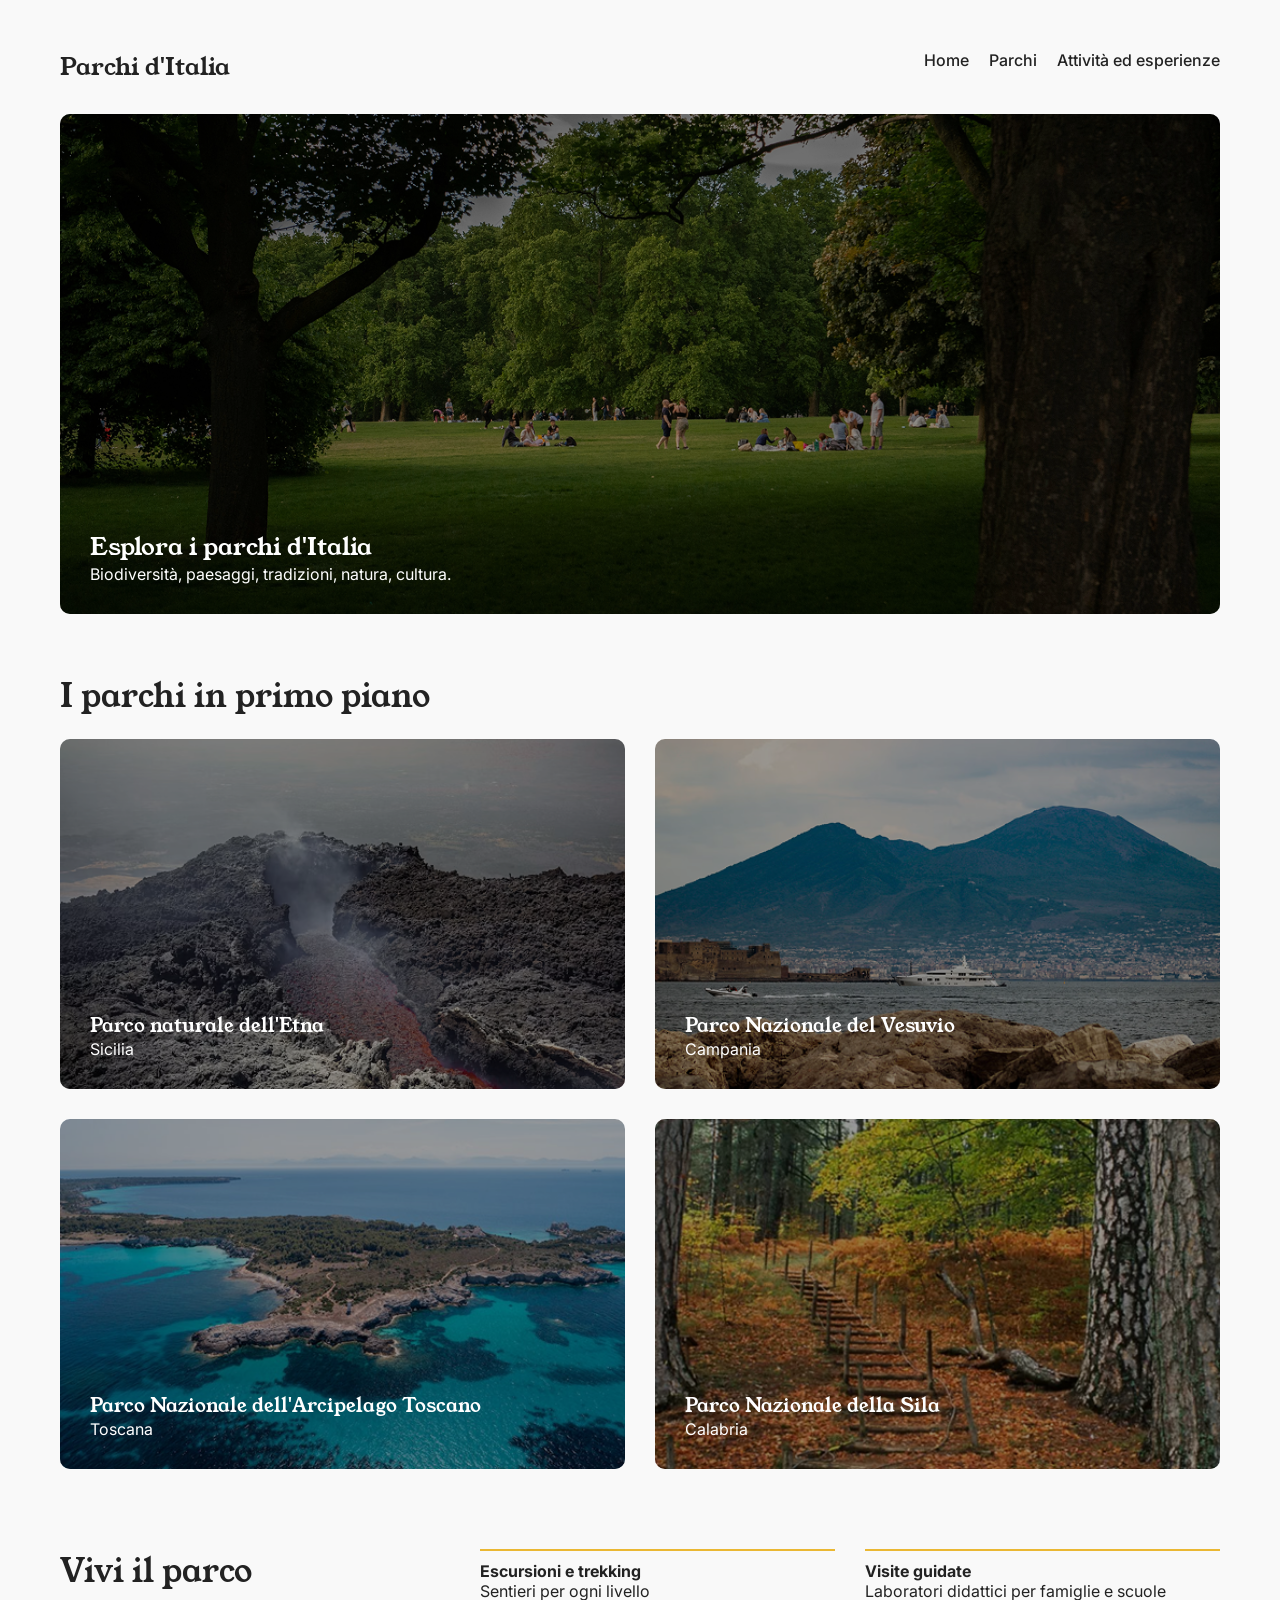
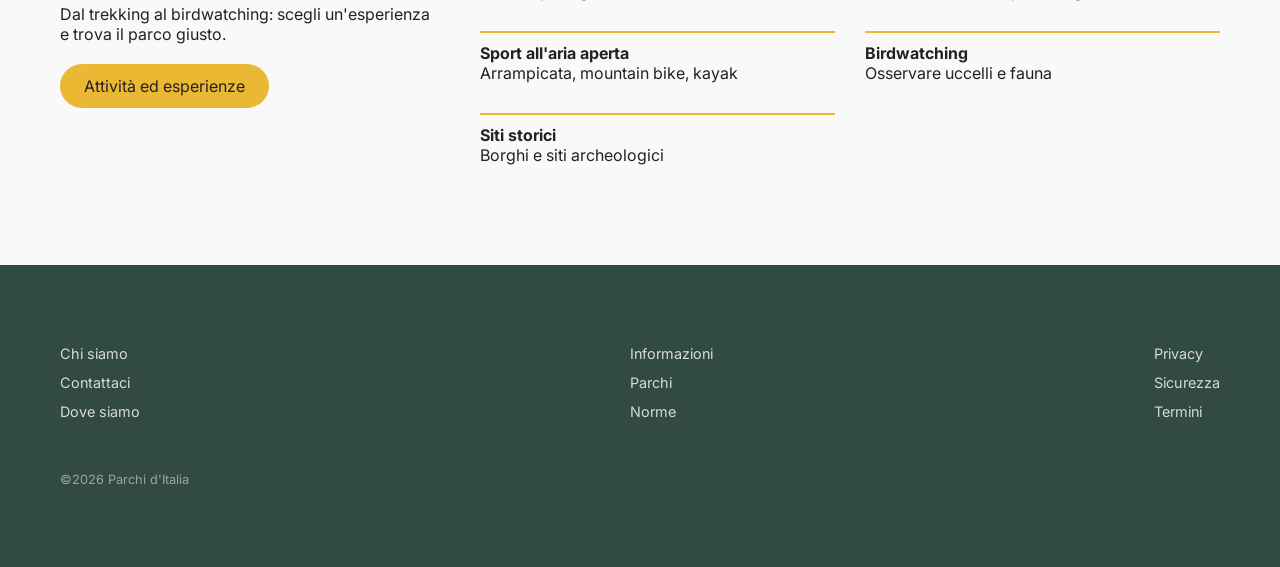
<file: index.html>
<!DOCTYPE html>
<html lang="it">
<head>
    <meta charset="UTF-8">
    <meta name="viewport" content="width=device-width, initial-scale=1.0">
    <title>Parchi d'Italia</title>
   <link href="https://fonts.googleapis.com/css2?family=Inter:wght@400;500&family=Young+Serif&display=swap" rel="stylesheet">
    <link rel="stylesheet" href="style.css">
</head>
<body>

    <div class="container">
        <header class="main-header">
            <a href="index.html" class="logo">Parchi d'Italia</a>
            <nav>
                <ul>
                    <li><a href="index.html">Home</a></li>
                    <li><a href="parchi.html">Parchi</a></li>
                    <li><a href="attività.html">Attività ed esperienze</a></li>
                </ul>
            </nav>
        </header>

        <main>
            <section class="hero">
                <div class="hero-wrapper">
                    <img src="img/hero.png" class="hero-img">
                    <div class="overlay"></div>
                    <div class="hero-content">
                        <h1>Esplora i parchi d'Italia</h1>  
                        <p>Biodiversità, paesaggi, tradizioni, natura, cultura.</p>
                    </div>
                </div>
            </section>

            <section class="featured-parks">
                <h2>I parchi in primo piano</h2>
                <div class="parks-grid">
                    
                    <a href="etna.html" class="park-card">
                        <img src="img/etna.png" alt="Parco naturale dell'Etna" class="card-img">
                        <div class="overlay"></div>
                        <div class="card-info">
                            <h3>Parco naturale dell'Etna</h3>
                            <p>Sicilia</p>
                        </div>
                    </a>

                     <a href="vesuvio.html"class="park-card">
                        <img src="img/vesuvio.png" alt="Parco Nazionale del Vesuvio" class="card-img">
                        <div class="overlay"></div>
                        <div class="card-info">
                            <h3>Parco Nazionale del Vesuvio</h3>
                            <p>Campania</p>
                        </div>
                    </a>

                     <a href="arcipelago.html" class="park-card">
                        <img src="img/arcipelago toscano.png" alt="Parco Nazionale dell'Arcipelago Toscano" class="card-img">
                        <div class="overlay"></div>
                        <div class="card-info">
                            <h3>Parco Nazionale dell'Arcipelago Toscano</h3>
                            <p>Toscana</p>
                        </div>
                    </a>

                     <a href="sila.html" class="park-card">
                        <img src="img/sila.png" alt="Parco Nazionale della Sila" class="card-img">
                        <div class="overlay"></div>
                        <div class="card-info">
                            <h3>Parco Nazionale della Sila</h3>
                            <p>Calabria</p>
                        </div>
                    </a>

                </div>
            </section>

            <section class="activities-section">
                <div class="activities-intro">
                    <h2>Vivi il parco</h2>
                    <p>Dal trekking al birdwatching: scegli un'esperienza e trova il parco giusto.</p>
                    <a href="attività.html" class="btn-primary">Attività ed esperienze</a>
                </div>
                
                <div class="activities-list">
                    <div class="activity-item">
                        <h4>Escursioni e trekking</h4>
                        <p>Sentieri per ogni livello</p>
                    </div>
                    <div class="activity-item">
                        <h4>Visite guidate</h4>
                        <p>Laboratori didattici per famiglie e scuole</p>
                    </div>
                    <div class="activity-item">
                        <h4>Sport all'aria aperta</h4>
                        <p>Arrampicata, mountain bike, kayak</p>
                    </div>
                    <div class="activity-item">
                        <h4>Birdwatching</h4>
                        <p>Osservare uccelli e fauna</p>
                    </div>
                    <div class="activity-item">
                        <h4>Siti storici</h4>
                        <p>Borghi e siti archeologici</p>
                    </div>
                </div>
            </section>
        </main>
    </div>

    <footer class="main-footer">
        <div class="container footer-grid">
            <div class="footer-col">
                <a href="#">Chi siamo</a>
                <a href="#">Contattaci</a>
                <a href="#">Dove siamo</a>
                <p class="copyright">©2026 Parchi d'Italia</p>
            </div>
            <div class="footer-col">
                <a href="#">Informazioni</a>
                <a href="#">Parchi</a>
                <a href="#">Norme</a>
            </div>
            <div class="footer-col">
                <a href="#">Privacy</a>
                <a href="#">Sicurezza</a>
                <a href="#">Termini</a>
            </div>
        </div>
    </footer>

</body>
</html>
</file>
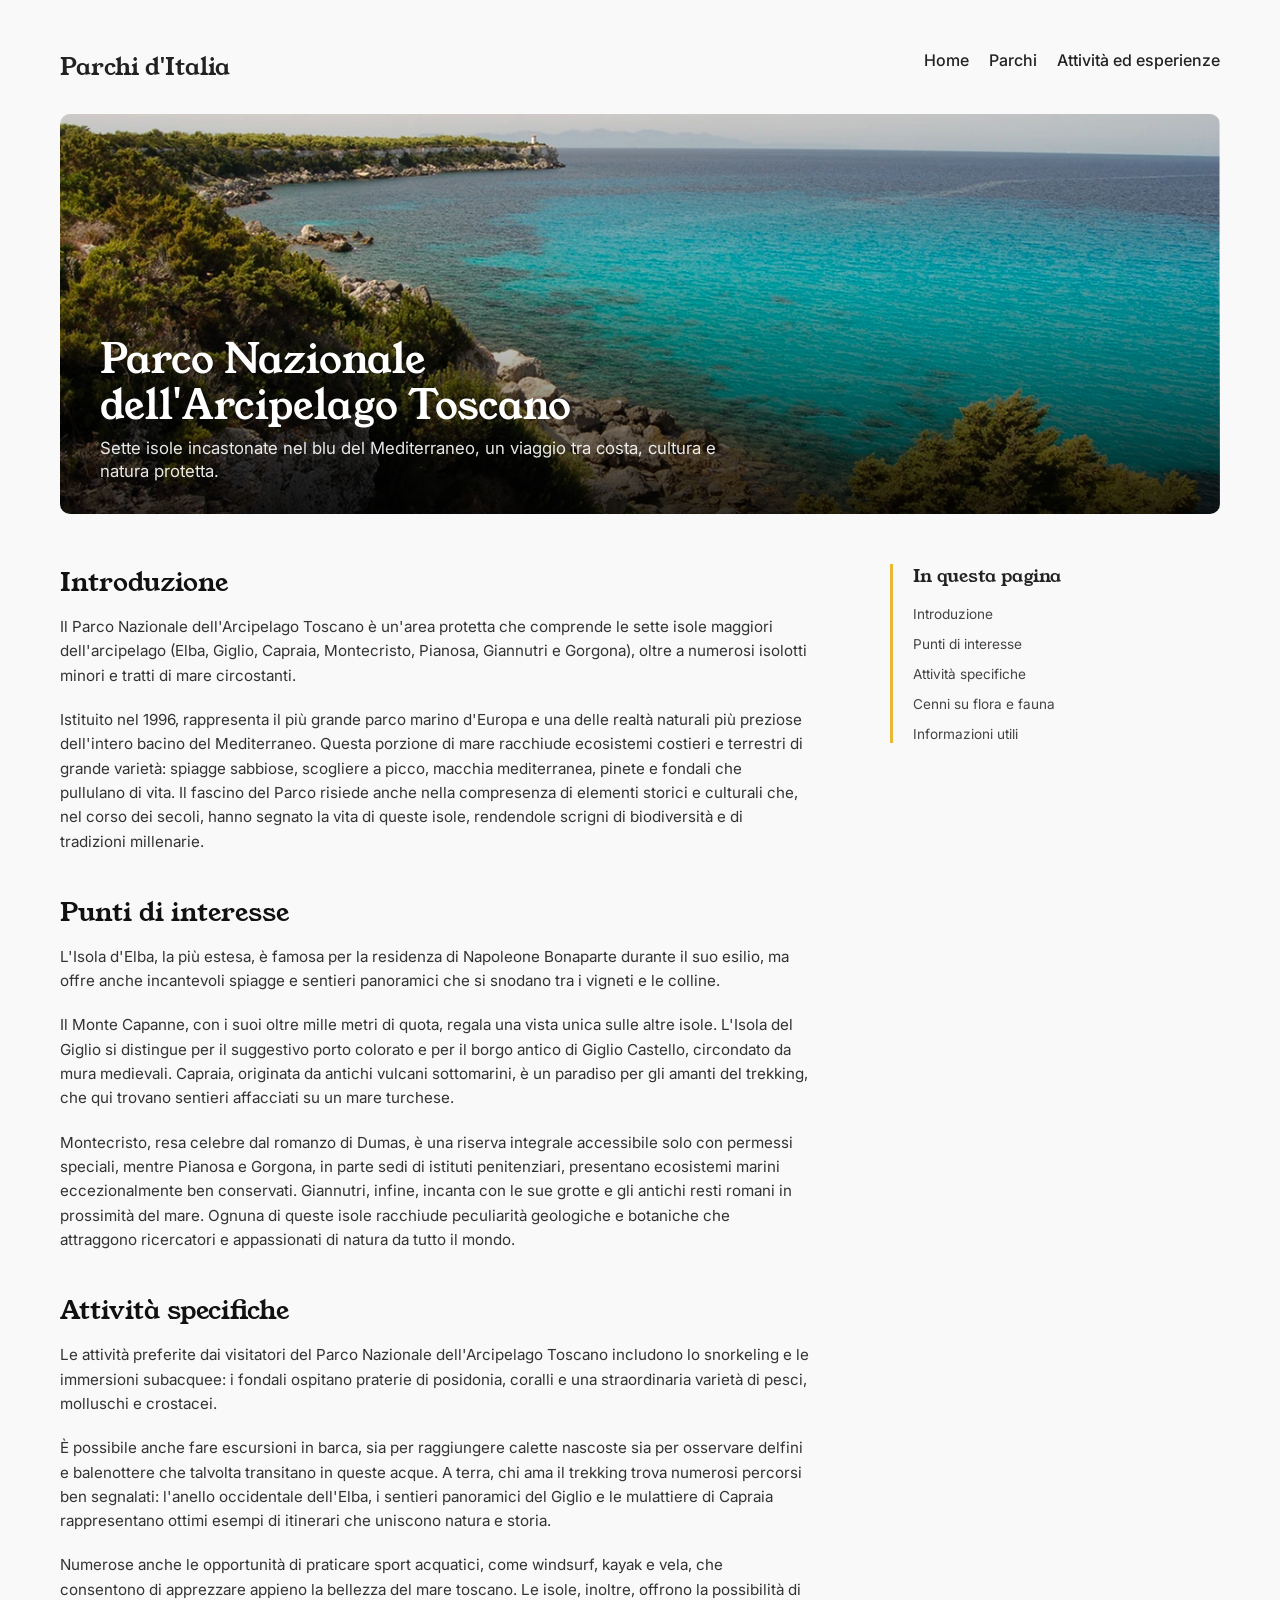
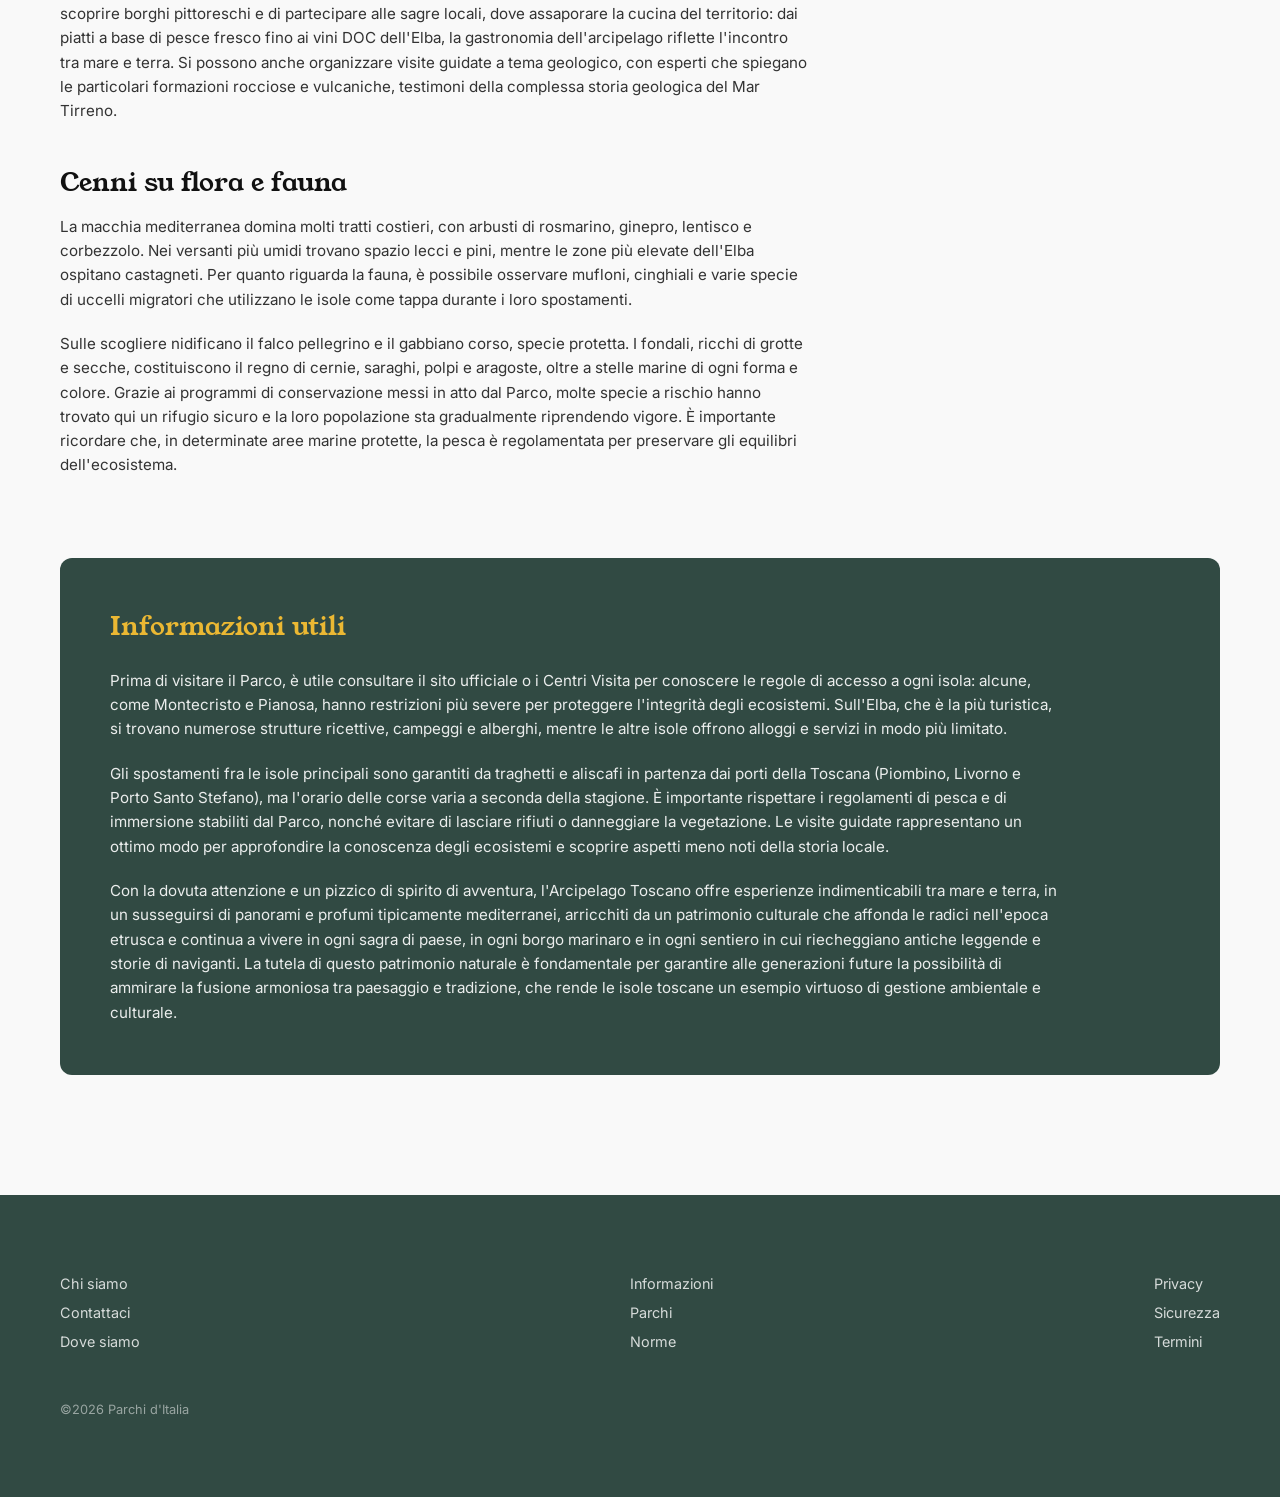
<file: arcipelago.html>
<!DOCTYPE html>
<html lang="it">
<head>
    <meta charset="UTF-8">
    <meta name="viewport" content="width=device-width, initial-scale=1.0">
    <title>Parco Nazionale dell'Arcipelago Toscano - Parchi d'Italia</title>
    <link href="https://fonts.googleapis.com/css2?family=Inter:wght@400;500;600&family=Young+Serif&display=swap" rel="stylesheet">
    
    <link rel="stylesheet" href="arcipelago.css">
</head>
<body>

    <div class="container">
        <header class="main-header">
            <a href="index.html" class="logo">Parchi d'Italia</a>
            <nav>
                <ul>
                    <li><a href="index.html">Home</a></li>
                    <li><a href="parchi.html">Parchi</a></li>
                    <li><a href="attività.html">Attività ed esperienze</a></li>
                </ul>
            </nav>
        </header>

        <main>
            <section class="hero-wrapper">
                <img src="img/arcipelago pg.png" alt="Panorama del Parco Nazionale dell'Arcipelago Toscano" class="hero-img">
                <div class="overlay"></div>
                <div class="hero-content">
                    <h1>Parco Nazionale dell'Arcipelago Toscano</h1>  
                    <p>Sette isole incastonate nel blu del Mediterraneo, un viaggio tra costa, cultura e natura protetta.</p>
                </div>
            </section>

            <div class="editorial-layout">
                
                <article class="article-content">
                    
                    <h2 id="introduzione">Introduzione</h2>
                    <p>Il Parco Nazionale dell'Arcipelago Toscano è un'area protetta che comprende le sette isole maggiori dell'arcipelago (Elba, Giglio, Capraia, Montecristo, Pianosa, Giannutri e Gorgona), oltre a numerosi isolotti minori e tratti di mare circostanti.</p>
                    <p>Istituito nel 1996, rappresenta il più grande parco marino d'Europa e una delle realtà naturali più preziose dell'intero bacino del Mediterraneo. Questa porzione di mare racchiude ecosistemi costieri e terrestri di grande varietà: spiagge sabbiose, scogliere a picco, macchia mediterranea, pinete e fondali che pullulano di vita. Il fascino del Parco risiede anche nella compresenza di elementi storici e culturali che, nel corso dei secoli, hanno segnato la vita di queste isole, rendendole scrigni di biodiversità e di tradizioni millenarie.</p>

                    <h2 id="punti-interesse">Punti di interesse</h2>
                    <p>L'Isola d'Elba, la più estesa, è famosa per la residenza di Napoleone Bonaparte durante il suo esilio, ma offre anche incantevoli spiagge e sentieri panoramici che si snodano tra i vigneti e le colline.</p>
                    <p>Il Monte Capanne, con i suoi oltre mille metri di quota, regala una vista unica sulle altre isole. L'Isola del Giglio si distingue per il suggestivo porto colorato e per il borgo antico di Giglio Castello, circondato da mura medievali. Capraia, originata da antichi vulcani sottomarini, è un paradiso per gli amanti del trekking, che qui trovano sentieri affacciati su un mare turchese.</p>
                    <p>Montecristo, resa celebre dal romanzo di Dumas, è una riserva integrale accessibile solo con permessi speciali, mentre Pianosa e Gorgona, in parte sedi di istituti penitenziari, presentano ecosistemi marini eccezionalmente ben conservati. Giannutri, infine, incanta con le sue grotte e gli antichi resti romani in prossimità del mare. Ognuna di queste isole racchiude peculiarità geologiche e botaniche che attraggono ricercatori e appassionati di natura da tutto il mondo.</p>

                    <h2 id="attivita">Attività specifiche</h2>
                    <p>Le attività preferite dai visitatori del Parco Nazionale dell'Arcipelago Toscano includono lo snorkeling e le immersioni subacquee: i fondali ospitano praterie di posidonia, coralli e una straordinaria varietà di pesci, molluschi e crostacei.</p>
                    <p>È possibile anche fare escursioni in barca, sia per raggiungere calette nascoste sia per osservare delfini e balenottere che talvolta transitano in queste acque. A terra, chi ama il trekking trova numerosi percorsi ben segnalati: l'anello occidentale dell'Elba, i sentieri panoramici del Giglio e le mulattiere di Capraia rappresentano ottimi esempi di itinerari che uniscono natura e storia.</p>
                    <p>Numerose anche le opportunità di praticare sport acquatici, come windsurf, kayak e vela, che consentono di apprezzare appieno la bellezza del mare toscano. Le isole, inoltre, offrono la possibilità di scoprire borghi pittoreschi e di partecipare alle sagre locali, dove assaporare la cucina del territorio: dai piatti a base di pesce fresco fino ai vini DOC dell'Elba, la gastronomia dell'arcipelago riflette l'incontro tra mare e terra. Si possono anche organizzare visite guidate a tema geologico, con esperti che spiegano le particolari formazioni rocciose e vulcaniche, testimoni della complessa storia geologica del Mar Tirreno.</p>

                    <h2 id="flora-fauna">Cenni su flora e fauna</h2>
                    <p>La macchia mediterranea domina molti tratti costieri, con arbusti di rosmarino, ginepro, lentisco e corbezzolo. Nei versanti più umidi trovano spazio lecci e pini, mentre le zone più elevate dell'Elba ospitano castagneti. Per quanto riguarda la fauna, è possibile osservare mufloni, cinghiali e varie specie di uccelli migratori che utilizzano le isole come tappa durante i loro spostamenti.</p>
                    <p>Sulle scogliere nidificano il falco pellegrino e il gabbiano corso, specie protetta. I fondali, ricchi di grotte e secche, costituiscono il regno di cernie, saraghi, polpi e aragoste, oltre a stelle marine di ogni forma e colore. Grazie ai programmi di conservazione messi in atto dal Parco, molte specie a rischio hanno trovato qui un rifugio sicuro e la loro popolazione sta gradualmente riprendendo vigore. È importante ricordare che, in determinate aree marine protette, la pesca è regolamentata per preservare gli equilibri dell'ecosistema.</p>

                </article>

                <aside class="sidebar">
                    <div class="sidebar-menu">
                        <h3>In questa pagina</h3>
                        <ul>
                            <li><a href="#introduzione">Introduzione</a></li>
                            <li><a href="#punti-interesse">Punti di interesse</a></li>
                            <li><a href="#attivita">Attività specifiche</a></li>
                            <li><a href="#flora-fauna">Cenni su flora e fauna</a></li>
                            <li><a href="#info-utili">Informazioni utili</a></li>
                        </ul>
                    </div>
                </aside>

            </div>

            <section class="info-box" id="info-utili">
                <h2>Informazioni utili</h2>
                <p>Prima di visitare il Parco, è utile consultare il sito ufficiale o i Centri Visita per conoscere le regole di accesso a ogni isola: alcune, come Montecristo e Pianosa, hanno restrizioni più severe per proteggere l'integrità degli ecosistemi. Sull'Elba, che è la più turistica, si trovano numerose strutture ricettive, campeggi e alberghi, mentre le altre isole offrono alloggi e servizi in modo più limitato.</p>
                <p>Gli spostamenti fra le isole principali sono garantiti da traghetti e aliscafi in partenza dai porti della Toscana (Piombino, Livorno e Porto Santo Stefano), ma l'orario delle corse varia a seconda della stagione. È importante rispettare i regolamenti di pesca e di immersione stabiliti dal Parco, nonché evitare di lasciare rifiuti o danneggiare la vegetazione. Le visite guidate rappresentano un ottimo modo per approfondire la conoscenza degli ecosistemi e scoprire aspetti meno noti della storia locale.</p>
                <p>Con la dovuta attenzione e un pizzico di spirito di avventura, l'Arcipelago Toscano offre esperienze indimenticabili tra mare e terra, in un susseguirsi di panorami e profumi tipicamente mediterranei, arricchiti da un patrimonio culturale che affonda le radici nell'epoca etrusca e continua a vivere in ogni sagra di paese, in ogni borgo marinaro e in ogni sentiero in cui riecheggiano antiche leggende e storie di naviganti. La tutela di questo patrimonio naturale è fondamentale per garantire alle generazioni future la possibilità di ammirare la fusione armoniosa tra paesaggio e tradizione, che rende le isole toscane un esempio virtuoso di gestione ambientale e culturale.</p>
            </section>

        </main>
    </div>

    <footer class="main-footer">
        <div class="container footer-grid">
            <div class="footer-col">
                <a href="#">Chi siamo</a>
                <a href="#">Contattaci</a>
                <a href="#">Dove siamo</a>
                <p class="copyright">©2026 Parchi d'Italia</p>
            </div>
            <div class="footer-col">
                <a href="#">Informazioni</a>
                <a href="#">Parchi</a>
                <a href="#">Norme</a>
            </div>
            <div class="footer-col">
                <a href="#">Privacy</a>
                <a href="#">Sicurezza</a>
                <a href="#">Termini</a>
            </div>
        </div>
    </footer>

</body>
</html>
</file>
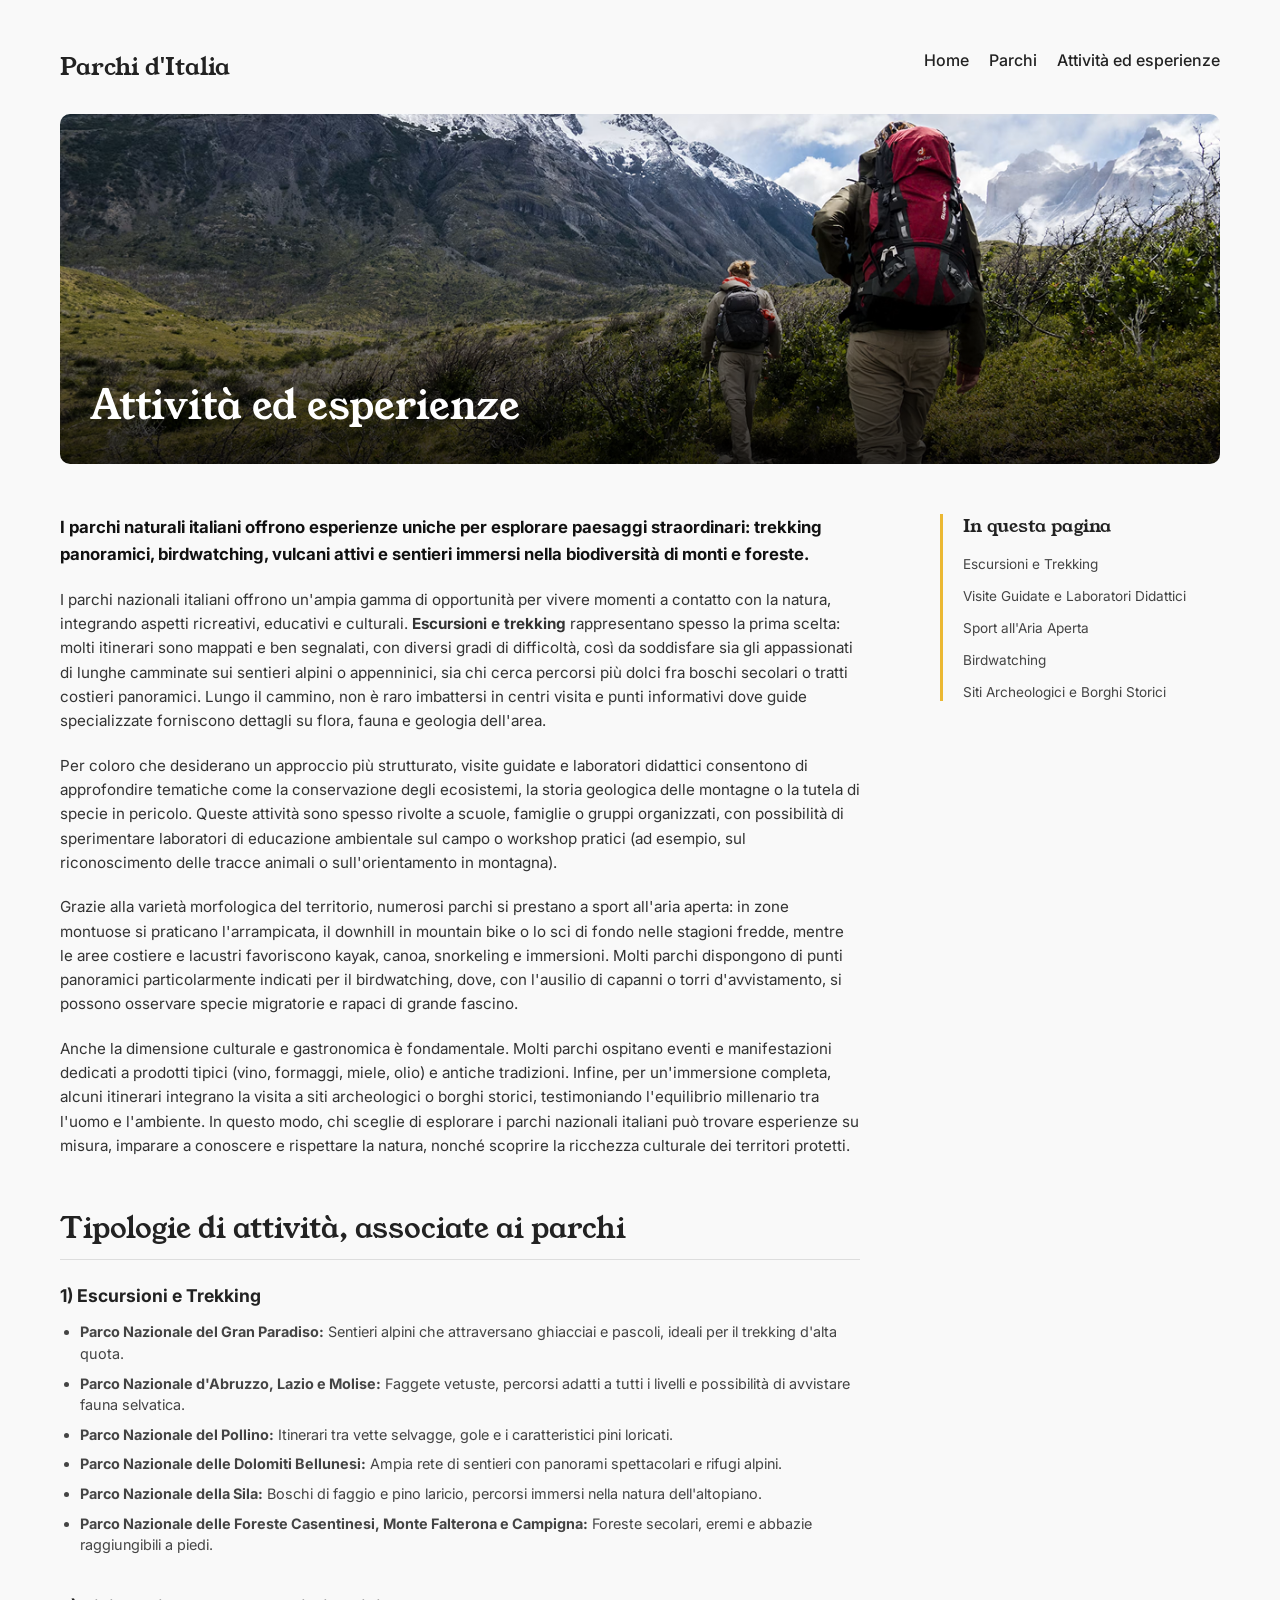
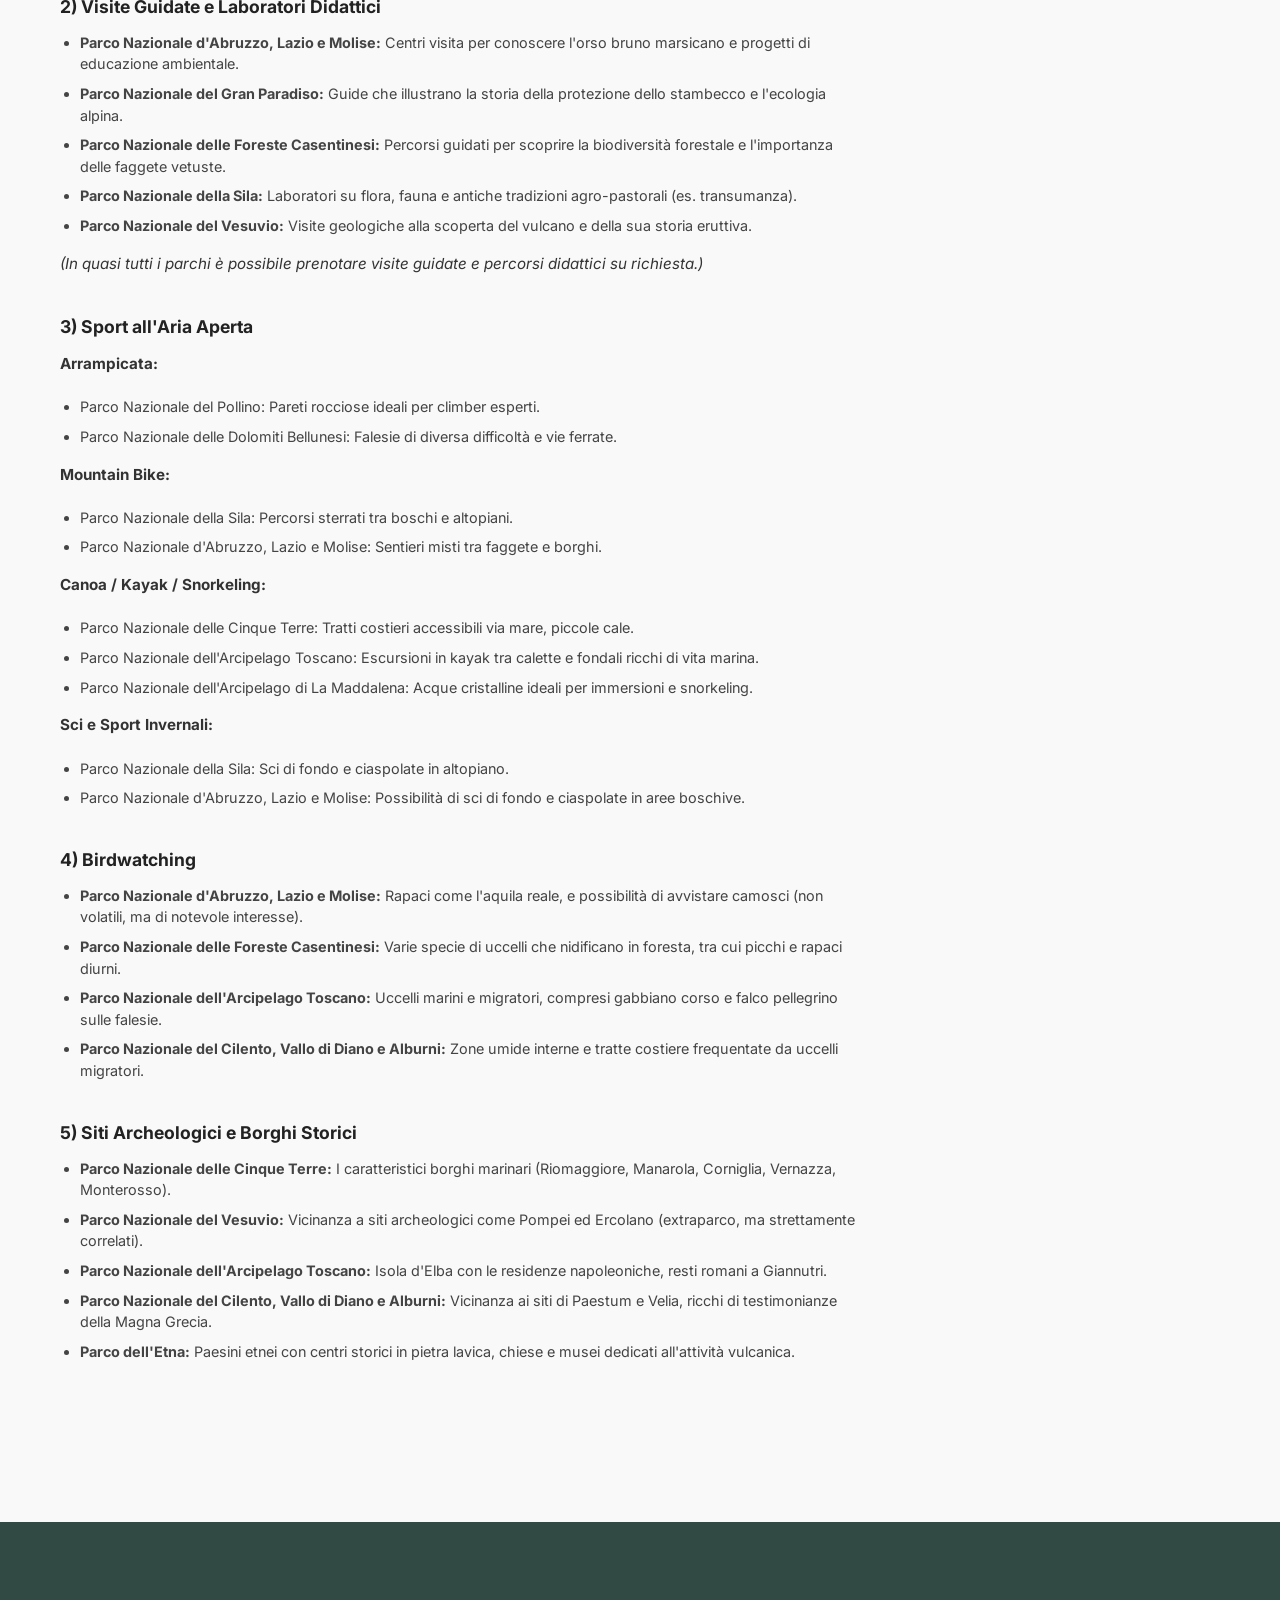
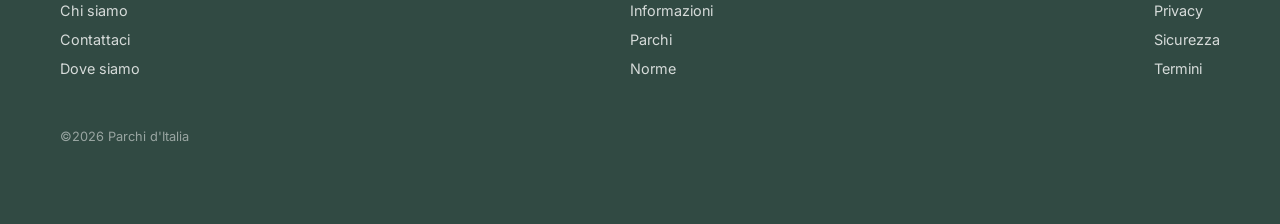
<file: attività.html>
<!DOCTYPE html>
<html lang="it">
<head>
    <meta charset="UTF-8">
    <meta name="viewport" content="width=device-width, initial-scale=1.0">
    <title>Attività ed esperienze - Parchi d'Italia</title>
    <link href="https://fonts.googleapis.com/css2?family=Inter:wght@400;500;600&family=Young+Serif&display=swap" rel="stylesheet">
    
    <link rel="stylesheet" href="attività.css">
</head>
<body>

    <div class="container">
        <header class="main-header">
            <a href="index.html" class="logo">Parchi d'Italia</a>
            <nav>
                <ul>
                    <li><a href="index.html">Home</a></li>
                    <li><a href="parchi.html">Parchi</a></li>
                    <li><a href="attività.html">Attività ed esperienze</a></li>
                </ul>
            </nav>
        </header>

        <main>
            <section class="hero-wrapper">
                <img src="img/trekking.png" class="hero-img">
                <div class="overlay"></div>
                <div class="hero-content">
                    <h1>Attività ed esperienze</h1>  
                </div>
            </section>

            <div class="editorial-layout">
                
                <article class="article-content">
                    <p class="lead"><strong>I parchi naturali italiani offrono esperienze uniche per esplorare paesaggi straordinari: trekking panoramici, birdwatching, vulcani attivi e sentieri immersi nella biodiversità di monti e foreste.</strong></p>
                    
                    <p>I parchi nazionali italiani offrono un'ampia gamma di opportunità per vivere momenti a contatto con la natura, integrando aspetti ricreativi, educativi e culturali. <strong>Escursioni e trekking</strong> rappresentano spesso la prima scelta: molti itinerari sono mappati e ben segnalati, con diversi gradi di difficoltà, così da soddisfare sia gli appassionati di lunghe camminate sui sentieri alpini o appenninici, sia chi cerca percorsi più dolci fra boschi secolari o tratti costieri panoramici. Lungo il cammino, non è raro imbattersi in centri visita e punti informativi dove guide specializzate forniscono dettagli su flora, fauna e geologia dell'area.</p>
                    
                    <p>Per coloro che desiderano un approccio più strutturato, visite guidate e laboratori didattici consentono di approfondire tematiche come la conservazione degli ecosistemi, la storia geologica delle montagne o la tutela di specie in pericolo. Queste attività sono spesso rivolte a scuole, famiglie o gruppi organizzati, con possibilità di sperimentare laboratori di educazione ambientale sul campo o workshop pratici (ad esempio, sul riconoscimento delle tracce animali o sull'orientamento in montagna).</p>
                    
                    <p>Grazie alla varietà morfologica del territorio, numerosi parchi si prestano a sport all'aria aperta: in zone montuose si praticano l'arrampicata, il downhill in mountain bike o lo sci di fondo nelle stagioni fredde, mentre le aree costiere e lacustri favoriscono kayak, canoa, snorkeling e immersioni. Molti parchi dispongono di punti panoramici particolarmente indicati per il birdwatching, dove, con l'ausilio di capanni o torri d'avvistamento, si possono osservare specie migratorie e rapaci di grande fascino.</p>
                    
                    <p>Anche la dimensione culturale e gastronomica è fondamentale. Molti parchi ospitano eventi e manifestazioni dedicati a prodotti tipici (vino, formaggi, miele, olio) e antiche tradizioni. Infine, per un'immersione completa, alcuni itinerari integrano la visita a siti archeologici o borghi storici, testimoniando l'equilibrio millenario tra l'uomo e l'ambiente. In questo modo, chi sceglie di esplorare i parchi nazionali italiani può trovare esperienze su misura, imparare a conoscere e rispettare la natura, nonché scoprire la ricchezza culturale dei territori protetti.</p>

                    <h2>Tipologie di attività, associate ai parchi</h2>

                    <div class="activity-list" id="trekking">
                        <h3>1) Escursioni e Trekking</h3>
                        <ul>
                            <li><strong>Parco Nazionale del Gran Paradiso:</strong> Sentieri alpini che attraversano ghiacciai e pascoli, ideali per il trekking d'alta quota.</li>
                            <li><strong>Parco Nazionale d'Abruzzo, Lazio e Molise:</strong> Faggete vetuste, percorsi adatti a tutti i livelli e possibilità di avvistare fauna selvatica.</li>
                            <li><strong>Parco Nazionale del Pollino:</strong> Itinerari tra vette selvagge, gole e i caratteristici pini loricati.</li>
                            <li><strong>Parco Nazionale delle Dolomiti Bellunesi:</strong> Ampia rete di sentieri con panorami spettacolari e rifugi alpini.</li>
                            <li><strong>Parco Nazionale della Sila:</strong> Boschi di faggio e pino laricio, percorsi immersi nella natura dell'altopiano.</li>
                            <li><strong>Parco Nazionale delle Foreste Casentinesi, Monte Falterona e Campigna:</strong> Foreste secolari, eremi e abbazie raggiungibili a piedi.</li>
                        </ul>
                    </div>

                    <div class="activity-list" id="visite">
                        <h3>2) Visite Guidate e Laboratori Didattici</h3>
                        <ul>
                            <li><strong>Parco Nazionale d'Abruzzo, Lazio e Molise:</strong> Centri visita per conoscere l'orso bruno marsicano e progetti di educazione ambientale.</li>
                            <li><strong>Parco Nazionale del Gran Paradiso:</strong> Guide che illustrano la storia della protezione dello stambecco e l'ecologia alpina.</li>
                            <li><strong>Parco Nazionale delle Foreste Casentinesi:</strong> Percorsi guidati per scoprire la biodiversità forestale e l'importanza delle faggete vetuste.</li>
                            <li><strong>Parco Nazionale della Sila:</strong> Laboratori su flora, fauna e antiche tradizioni agro-pastorali (es. transumanza).</li>
                            <li><strong>Parco Nazionale del Vesuvio:</strong> Visite geologiche alla scoperta del vulcano e della sua storia eruttiva.</li>
                        </ul>
                        <p><em>(In quasi tutti i parchi è possibile prenotare visite guidate e percorsi didattici su richiesta.)</em></p>
                    </div>

                    <div class="activity-list" id="sport">
                        <h3>3) Sport all'Aria Aperta</h3>
                        <p><strong>Arrampicata:</strong></p>
                        <ul>
                            <li>Parco Nazionale del Pollino: Pareti rocciose ideali per climber esperti.</li>
                            <li>Parco Nazionale delle Dolomiti Bellunesi: Falesie di diversa difficoltà e vie ferrate.</li>
                        </ul>
                        <p><strong>Mountain Bike:</strong></p>
                        <ul>
                            <li>Parco Nazionale della Sila: Percorsi sterrati tra boschi e altopiani.</li>
                            <li>Parco Nazionale d'Abruzzo, Lazio e Molise: Sentieri misti tra faggete e borghi.</li>
                        </ul>
                        <p><strong>Canoa / Kayak / Snorkeling:</strong></p>
                        <ul>
                            <li>Parco Nazionale delle Cinque Terre: Tratti costieri accessibili via mare, piccole cale.</li>
                            <li>Parco Nazionale dell'Arcipelago Toscano: Escursioni in kayak tra calette e fondali ricchi di vita marina.</li>
                            <li>Parco Nazionale dell'Arcipelago di La Maddalena: Acque cristalline ideali per immersioni e snorkeling.</li>
                        </ul>
                        <p><strong>Sci e Sport Invernali:</strong></p>
                        <ul>
                            <li>Parco Nazionale della Sila: Sci di fondo e ciaspolate in altopiano.</li>
                            <li>Parco Nazionale d'Abruzzo, Lazio e Molise: Possibilità di sci di fondo e ciaspolate in aree boschive.</li>
                        </ul>
                    </div>

                    <div class="activity-list" id="birdwatching">
                        <h3>4) Birdwatching</h3>
                        <ul>
                            <li><strong>Parco Nazionale d'Abruzzo, Lazio e Molise:</strong> Rapaci come l'aquila reale, e possibilità di avvistare camosci (non volatili, ma di notevole interesse).</li>
                            <li><strong>Parco Nazionale delle Foreste Casentinesi:</strong> Varie specie di uccelli che nidificano in foresta, tra cui picchi e rapaci diurni.</li>
                            <li><strong>Parco Nazionale dell'Arcipelago Toscano:</strong> Uccelli marini e migratori, compresi gabbiano corso e falco pellegrino sulle falesie.</li>
                            <li><strong>Parco Nazionale del Cilento, Vallo di Diano e Alburni:</strong> Zone umide interne e tratte costiere frequentate da uccelli migratori.</li>
                        </ul>
                    </div>

                    <div class="activity-list" id="siti">
                        <h3>5) Siti Archeologici e Borghi Storici</h3>
                        <ul>
                            <li><strong>Parco Nazionale delle Cinque Terre:</strong> I caratteristici borghi marinari (Riomaggiore, Manarola, Corniglia, Vernazza, Monterosso).</li>
                            <li><strong>Parco Nazionale del Vesuvio:</strong> Vicinanza a siti archeologici come Pompei ed Ercolano (extraparco, ma strettamente correlati).</li>
                            <li><strong>Parco Nazionale dell'Arcipelago Toscano:</strong> Isola d'Elba con le residenze napoleoniche, resti romani a Giannutri.</li>
                            <li><strong>Parco Nazionale del Cilento, Vallo di Diano e Alburni:</strong> Vicinanza ai siti di Paestum e Velia, ricchi di testimonianze della Magna Grecia.</li>
                            <li><strong>Parco dell'Etna:</strong> Paesini etnei con centri storici in pietra lavica, chiese e musei dedicati all'attività vulcanica.</li>
                        </ul>
                    </div>
                </article>

                <aside class="sidebar">
                    <div class="sidebar-menu">
                        <h3>In questa pagina</h3>
                        <ul>
                            <li><a href="#trekking">Escursioni e Trekking</a></li>
                            <li><a href="#visite">Visite Guidate e Laboratori Didattici</a></li>
                            <li><a href="#sport">Sport all'Aria Aperta</a></li>
                            <li><a href="#birdwatching">Birdwatching</a></li>
                            <li><a href="#siti">Siti Archeologici e Borghi Storici</a></li>
                        </ul>
                    </div>
                </aside>

            </div>
        </main>
    </div>

    <footer class="main-footer">
        <div class="container footer-grid">
            <div class="footer-col">
                <a href="#">Chi siamo</a>
                <a href="#">Contattaci</a>
                <a href="#">Dove siamo</a>
                <p class="copyright">©2026 Parchi d'Italia</p>
            </div>
            <div class="footer-col">
                <a href="#">Informazioni</a>
                <a href="#">Parchi</a>
                <a href="#">Norme</a>
            </div>
            <div class="footer-col">
                <a href="#">Privacy</a>
                <a href="#">Sicurezza</a>
                <a href="#">Termini</a>
            </div>
        </div>
    </footer>

</body>
</html>
</file>
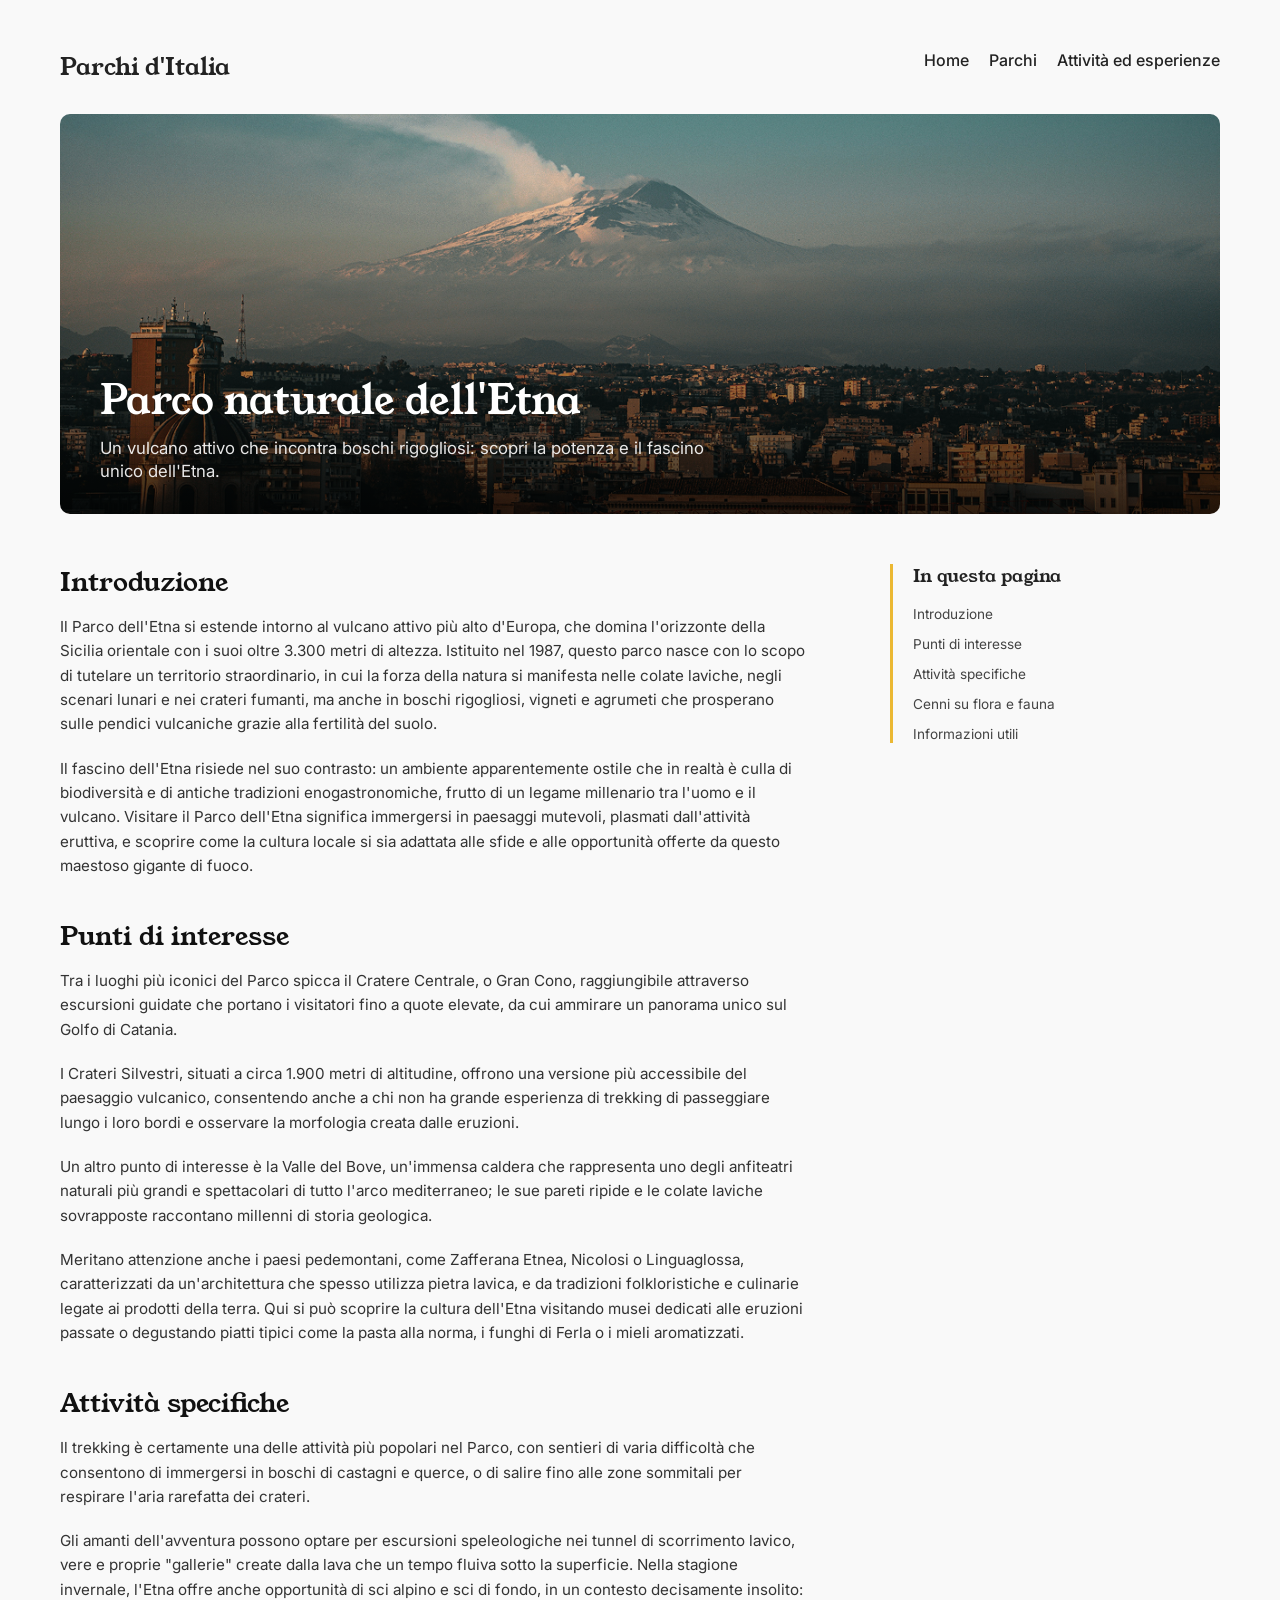
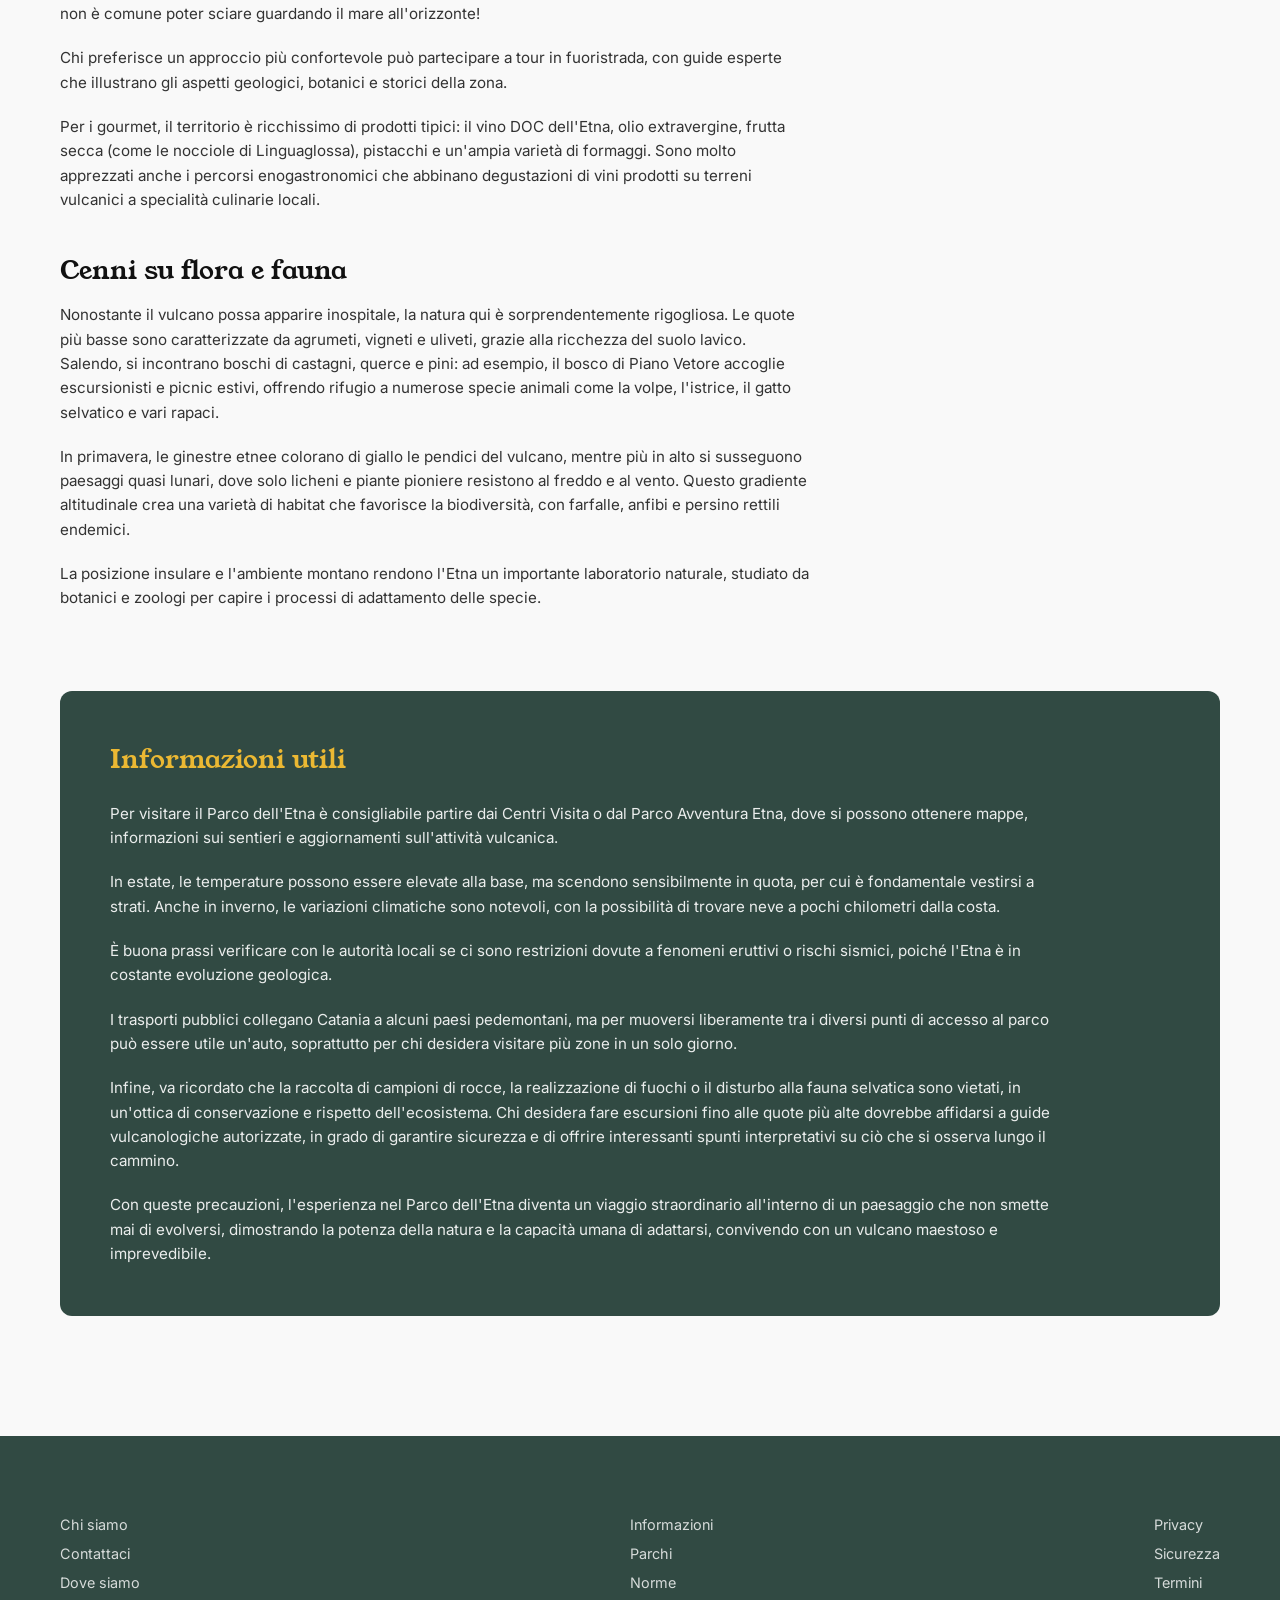
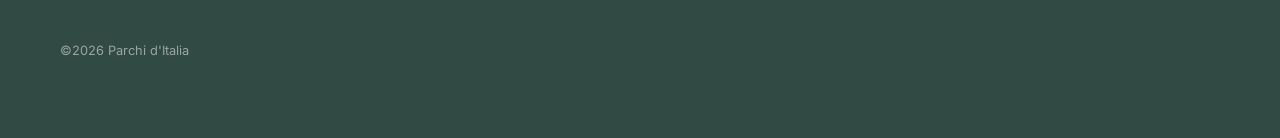
<file: etna.html>
<!DOCTYPE html>
<html lang="it">
<head>
    <meta charset="UTF-8">
    <meta name="viewport" content="width=device-width, initial-scale=1.0">
    <title>Parco Naturale dell'Etna - Parchi d'Italia</title>
    <link href="https://fonts.googleapis.com/css2?family=Inter:wght@400;500;600&family=Young+Serif&display=swap" rel="stylesheet">
    

    <link rel="stylesheet" href="etna.css">
</head>
<body>

    <div class="container">

        <header class="main-header">
            <a href="index.html" class="logo">Parchi d'Italia</a>
            <nav>
                <ul>
                    <li><a href="index.html">Home</a></li>
                    <li><a href="parchi.html">Parchi</a></li>
                    <li><a href="attività.html">Attività ed esperienze</a></li>
                </ul>
            </nav>
        </header>

        <main>

            <section class="hero-wrapper">
                <img src="img/etna pag.png" class="hero-img">
                <div class="overlay"></div>
                <div class="hero-content">
                    <h1>Parco naturale dell'Etna</h1>  
                    <p>Un vulcano attivo che incontra boschi rigogliosi: scopri la potenza e il fascino unico dell'Etna.</p>
                </div>
            </section>


            <div class="editorial-layout">

                <article class="article-content">
                    
                    <h2 id="introduzione">Introduzione</h2>
                    <p>Il Parco dell'Etna si estende intorno al vulcano attivo più alto d'Europa, che domina l'orizzonte della Sicilia orientale con i suoi oltre 3.300 metri di altezza. Istituito nel 1987, questo parco nasce con lo scopo di tutelare un territorio straordinario, in cui la forza della natura si manifesta nelle colate laviche, negli scenari lunari e nei crateri fumanti, ma anche in boschi rigogliosi, vigneti e agrumeti che prosperano sulle pendici vulcaniche grazie alla fertilità del suolo.</p>
                    <p>Il fascino dell'Etna risiede nel suo contrasto: un ambiente apparentemente ostile che in realtà è culla di biodiversità e di antiche tradizioni enogastronomiche, frutto di un legame millenario tra l'uomo e il vulcano. Visitare il Parco dell'Etna significa immergersi in paesaggi mutevoli, plasmati dall'attività eruttiva, e scoprire come la cultura locale si sia adattata alle sfide e alle opportunità offerte da questo maestoso gigante di fuoco.</p>

                    <h2 id="punti-interesse">Punti di interesse</h2>
                    <p>Tra i luoghi più iconici del Parco spicca il Cratere Centrale, o Gran Cono, raggiungibile attraverso escursioni guidate che portano i visitatori fino a quote elevate, da cui ammirare un panorama unico sul Golfo di Catania.</p>
                    <p>I Crateri Silvestri, situati a circa 1.900 metri di altitudine, offrono una versione più accessibile del paesaggio vulcanico, consentendo anche a chi non ha grande esperienza di trekking di passeggiare lungo i loro bordi e osservare la morfologia creata dalle eruzioni.</p>
                    <p>Un altro punto di interesse è la Valle del Bove, un'immensa caldera che rappresenta uno degli anfiteatri naturali più grandi e spettacolari di tutto l'arco mediterraneo; le sue pareti ripide e le colate laviche sovrapposte raccontano millenni di storia geologica.</p>
                    <p>Meritano attenzione anche i paesi pedemontani, come Zafferana Etnea, Nicolosi o Linguaglossa, caratterizzati da un'architettura che spesso utilizza pietra lavica, e da tradizioni folkloristiche e culinarie legate ai prodotti della terra. Qui si può scoprire la cultura dell'Etna visitando musei dedicati alle eruzioni passate o degustando piatti tipici come la pasta alla norma, i funghi di Ferla o i mieli aromatizzati.</p>

                    <h2 id="attivita">Attività specifiche</h2>
                    <p>Il trekking è certamente una delle attività più popolari nel Parco, con sentieri di varia difficoltà che consentono di immergersi in boschi di castagni e querce, o di salire fino alle zone sommitali per respirare l'aria rarefatta dei crateri.</p>
                    <p>Gli amanti dell'avventura possono optare per escursioni speleologiche nei tunnel di scorrimento lavico, vere e proprie "gallerie" create dalla lava che un tempo fluiva sotto la superficie. Nella stagione invernale, l'Etna offre anche opportunità di sci alpino e sci di fondo, in un contesto decisamente insolito: non è comune poter sciare guardando il mare all'orizzonte!</p>
                    <p>Chi preferisce un approccio più confortevole può partecipare a tour in fuoristrada, con guide esperte che illustrano gli aspetti geologici, botanici e storici della zona.</p>
                    <p>Per i gourmet, il territorio è ricchissimo di prodotti tipici: il vino DOC dell'Etna, olio extravergine, frutta secca (come le nocciole di Linguaglossa), pistacchi e un'ampia varietà di formaggi. Sono molto apprezzati anche i percorsi enogastronomici che abbinano degustazioni di vini prodotti su terreni vulcanici a specialità culinarie locali.</p>

                    <h2 id="flora-fauna">Cenni su flora e fauna</h2>
                    <p>Nonostante il vulcano possa apparire inospitale, la natura qui è sorprendentemente rigogliosa. Le quote più basse sono caratterizzate da agrumeti, vigneti e uliveti, grazie alla ricchezza del suolo lavico. Salendo, si incontrano boschi di castagni, querce e pini: ad esempio, il bosco di Piano Vetore accoglie escursionisti e picnic estivi, offrendo rifugio a numerose specie animali come la volpe, l'istrice, il gatto selvatico e vari rapaci.</p>
                    <p>In primavera, le ginestre etnee colorano di giallo le pendici del vulcano, mentre più in alto si susseguono paesaggi quasi lunari, dove solo licheni e piante pioniere resistono al freddo e al vento. Questo gradiente altitudinale crea una varietà di habitat che favorisce la biodiversità, con farfalle, anfibi e persino rettili endemici.</p>
                    <p>La posizione insulare e l'ambiente montano rendono l'Etna un importante laboratorio naturale, studiato da botanici e zoologi per capire i processi di adattamento delle specie.</p>


            

                </article>


                <aside class="sidebar">
                    <div class="sidebar-menu">
                        <h3>In questa pagina</h3>
                        <ul>
                            <li><a href="#introduzione">Introduzione</a></li>
                            <li><a href="#punti-interesse">Punti di interesse</a></li>
                            <li><a href="#attivita">Attività specifiche</a></li>
                            <li><a href="#flora-fauna">Cenni su flora e fauna</a></li>
                            <li><a href="#info-utili">Informazioni utili</a></li>
                        </ul>
                    </div>
                </aside>

            </div>
              <div class="info-box" id="info-utili">
                        <h2>Informazioni utili</h2>
                        <p>Per visitare il Parco dell'Etna è consigliabile partire dai Centri Visita o dal Parco Avventura Etna, dove si possono ottenere mappe, informazioni sui sentieri e aggiornamenti sull'attività vulcanica.</p>
                        <p>In estate, le temperature possono essere elevate alla base, ma scendono sensibilmente in quota, per cui è fondamentale vestirsi a strati. Anche in inverno, le variazioni climatiche sono notevoli, con la possibilità di trovare neve a pochi chilometri dalla costa.</p>
                        <p>È buona prassi verificare con le autorità locali se ci sono restrizioni dovute a fenomeni eruttivi o rischi sismici, poiché l'Etna è in costante evoluzione geologica.</p>
                        <p>I trasporti pubblici collegano Catania a alcuni paesi pedemontani, ma per muoversi liberamente tra i diversi punti di accesso al parco può essere utile un'auto, soprattutto per chi desidera visitare più zone in un solo giorno.</p>
                        <p>Infine, va ricordato che la raccolta di campioni di rocce, la realizzazione di fuochi o il disturbo alla fauna selvatica sono vietati, in un'ottica di conservazione e rispetto dell'ecosistema. Chi desidera fare escursioni fino alle quote più alte dovrebbe affidarsi a guide vulcanologiche autorizzate, in grado di garantire sicurezza e di offrire interessanti spunti interpretativi su ciò che si osserva lungo il cammino.</p>
                        <p>Con queste precauzioni, l'esperienza nel Parco dell'Etna diventa un viaggio straordinario all'interno di un paesaggio che non smette mai di evolversi, dimostrando la potenza della natura e la capacità umana di adattarsi, convivendo con un vulcano maestoso e imprevedibile.</p>
                    </div>
        </main>
    </div>

    <footer class="main-footer">
        <div class="container footer-grid">
            <div class="footer-col">
                <a href="#">Chi siamo</a>
                <a href="#">Contattaci</a>
                <a href="#">Dove siamo</a>
                <p class="copyright">©2026 Parchi d'Italia</p>
            </div>
            <div class="footer-col">
                <a href="#">Informazioni</a>
                <a href="#">Parchi</a>
                <a href="#">Norme</a>
            </div>
            <div class="footer-col">
                <a href="#">Privacy</a>
                <a href="#">Sicurezza</a>
                <a href="#">Termini</a>
            </div>
        </div>
    </footer>

</body>
</html>
</file>
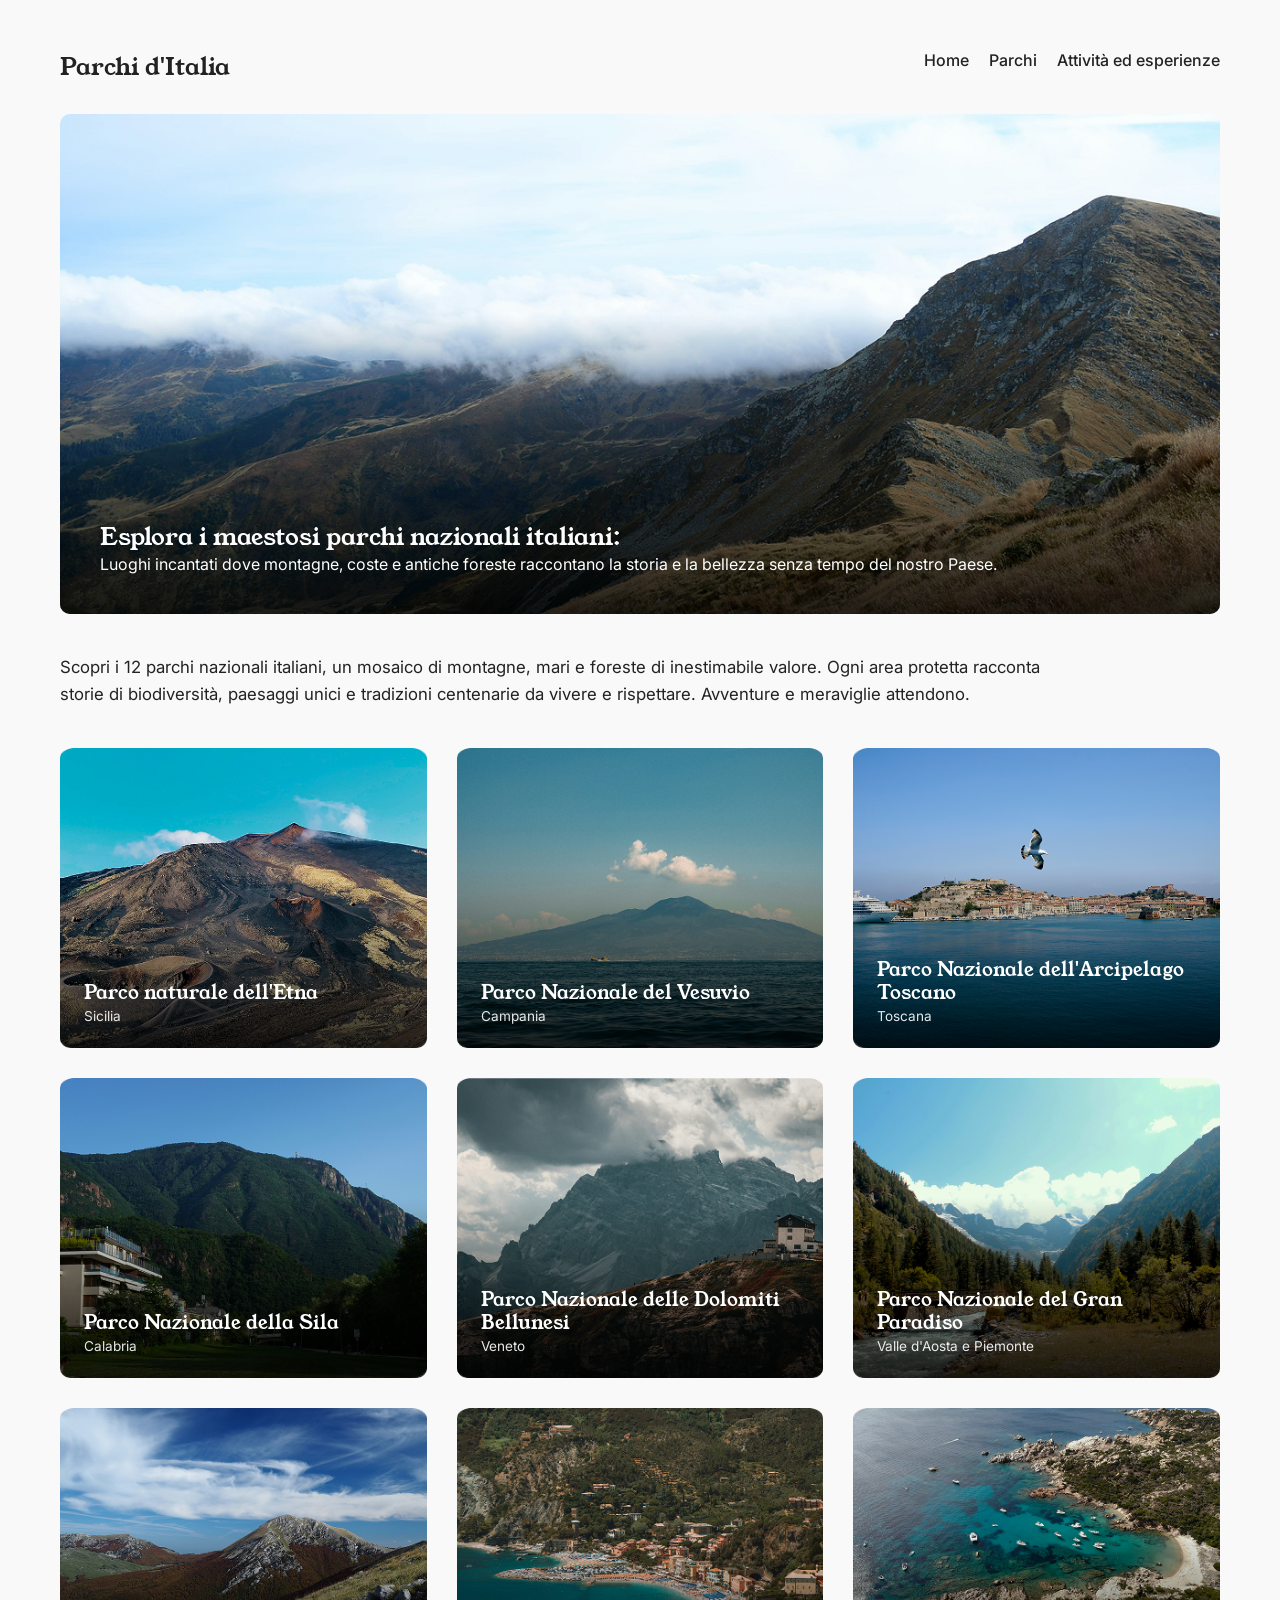
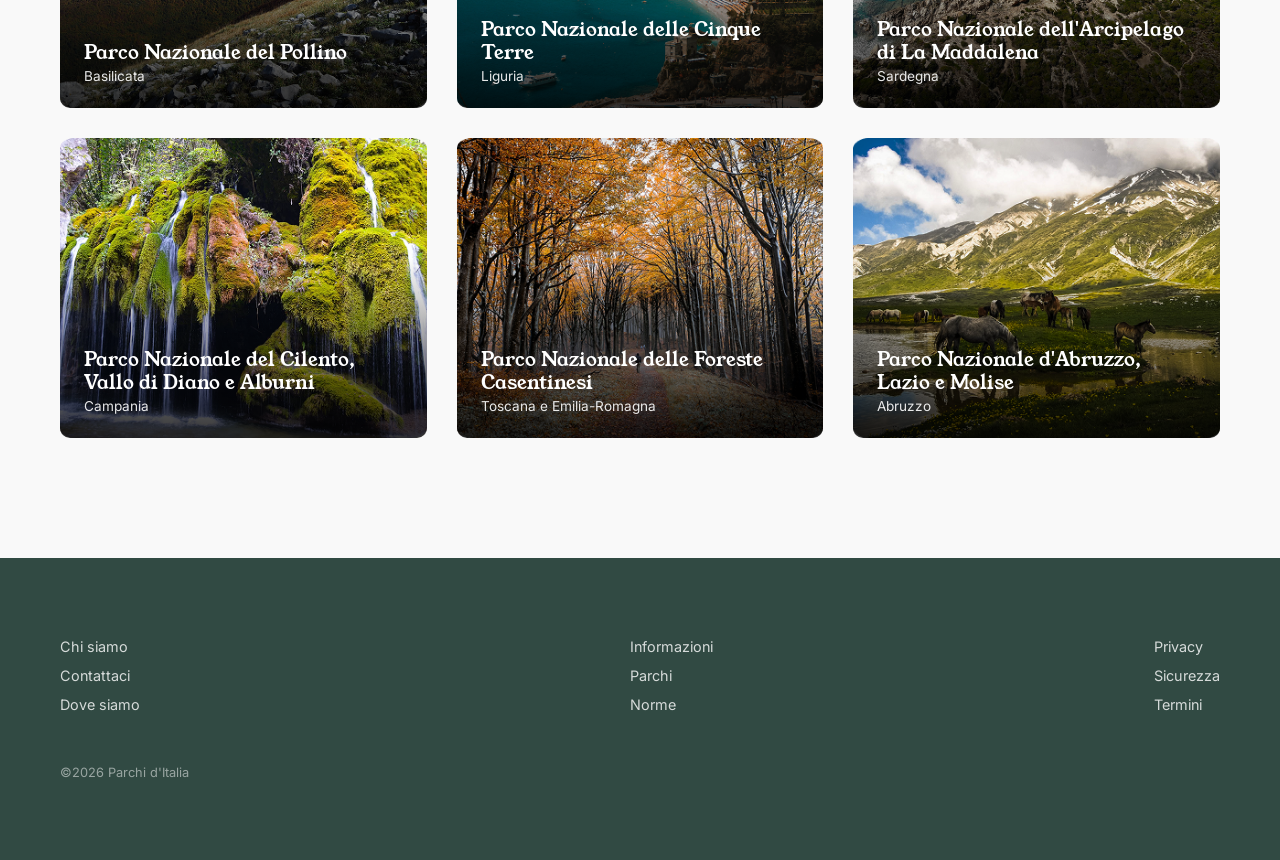
<file: parchi.html>
<!DOCTYPE html>
<html lang="it">
<head>
    <meta charset="UTF-8">
    <meta name="viewport" content="width=device-width, initial-scale=1.0">
    <title>Tutti i Parchi - Parchi d'Italia</title>
    <link href="https://fonts.googleapis.com/css2?family=Inter:wght@400;500&family=Young+Serif&display=swap" rel="stylesheet">
    <link rel="stylesheet" href="parchi.css">
</head>
<body>

    <div class="container">

        <header class="main-header">
            <a href="index.html" class="logo">Parchi d'Italia</a>
            <nav>
                <ul>
                    <li><a href="index.html">Home</a></li>
                    <li><a href="parchi.html">Parchi</a></li>
                    <li><a href="attività.html">Attività ed esperienze</a></li>
                </ul>
            </nav>
        </header>

        <main>
      
            <section class="hero-wrapper">
                <img src="img/hero2.png" class="hero-img" alt="Parchi d'Italia">
                <div class="overlay"></div>
                <div class="hero-content">
                    <h1>Esplora i maestosi parchi nazionali italiani:</h1>  
                    <p>Luoghi incantati dove montagne, coste e antiche foreste raccontano la storia e la bellezza senza tempo del nostro Paese.</p>
                </div>
            </section>

            <p class="page-intro">
                Scopri i 12 parchi nazionali italiani, un mosaico di montagne, mari e foreste di inestimabile valore. 
                Ogni area protetta racconta storie di biodiversità, paesaggi unici e tradizioni centenarie da vivere e rispettare. 
                Avventure e meraviglie attendono.
            </p>

            <section class="all-parks">
                <div class="parks-grid-3">
                    
                    <a href="etna.html" class="park-card">
                        <img src="img/etna2.png" alt="Etna" class="card-img">
                        <div class="overlay"></div>
                        <div class="card-info">
                            <h3>Parco naturale dell'Etna</h3><p>Sicilia</p>
                        </div>
                    </a>

                    <a href="vesuvio.html" class="park-card">
                        <img src="img/vesuvio copia.png" alt="Vesuvio" class="card-img">
                        <div class="overlay"></div>
                        <div class="card-info">
                            <h3>Parco Nazionale del Vesuvio</h3><p>Campania</p>
                        </div>
                    </a>

                    <a href="arcipelago.html" class="park-card">
                        <img src="img/arcipelago.png" alt="Arcipelago Toscano" class="card-img">
                        <div class="overlay"></div>
                        <div class="card-info">
                            <h3>Parco Nazionale dell'Arcipelago Toscano</h3><p>Toscana</p>
                        </div>
                    </a>

                    <a href="sila.html" class="park-card">
                        <img src="img/sila copia.png" alt="Sila" class="card-img">
                        <div class="overlay"></div>
                        <div class="card-info">
                            <h3>Parco Nazionale della Sila</h3><p>Calabria</p>
                        </div>
                    </a>

                    <article class="park-card">
                        <img src="img/dolomiti.png" alt="Dolomiti" class="card-img">
                        <div class="overlay"></div>
                        <div class="card-info">
                            <h3>Parco Nazionale delle Dolomiti Bellunesi</h3><p>Veneto</p>
                        </div>
                    </article>
                    
                    <article class="park-card">
                        <img src="img/gran paradiso.png" alt="Gran Paradiso" class="card-img">
                        <div class="overlay"></div>
                        <div class="card-info">
                            <h3>Parco Nazionale del Gran Paradiso</h3><p>Valle d'Aosta e Piemonte</p>
                        </div>
                    </article>

                    <article class="park-card">
                        <img src="img/pollino.png" alt="Pollino" class="card-img">
                        <div class="overlay"></div>
                        <div class="card-info">
                            <h3>Parco Nazionale del Pollino</h3><p>Basilicata</p>
                        </div>
                    </article>
                    
                    <article class="park-card">
                        <img src="img/cinque terra.png" alt="Cinque Terre" class="card-img">
                        <div class="overlay"></div>
                        <div class="card-info">
                            <h3>Parco Nazionale delle Cinque Terre</h3><p>Liguria</p>
                        </div>
                    </article>
                    
                    <article class="park-card">
                        <img src="img/maddalena.png" alt="La Maddalena" class="card-img">
                        <div class="overlay"></div>
                        <div class="card-info">
                            <h3>Parco Nazionale dell'Arcipelago di La Maddalena</h3><p>Sardegna</p>
                        </div>
                    </article>

                    <article class="park-card">
                        <img src="img/cilento.png" alt="Cilento" class="card-img">
                        <div class="overlay"></div>
                        <div class="card-info">
                            <h3>Parco Nazionale del Cilento, Vallo di Diano e Alburni</h3><p>Campania</p>
                        </div>
                    </article>
                    
                    <article class="park-card">
                        <img src="img/casestinesi.png" alt="Foreste Casentinesi" class="card-img">
                        <div class="overlay"></div>
                        <div class="card-info">
                            <h3>Parco Nazionale delle Foreste Casentinesi</h3><p>Toscana e Emilia-Romagna</p>
                        </div>
                    </article>
                    
                    <article class="park-card">
                        <img src="img/abruzzo.png" alt="Abruzzo" class="card-img">
                        <div class="overlay"></div>
                        <div class="card-info">
                            <h3>Parco Nazionale d'Abruzzo, Lazio e Molise</h3><p>Abruzzo</p>
                        </div>
                    </article>

                </div>
            </section>
        </main>
    </div>


    <footer class="main-footer">
        <div class="container footer-grid">
            <div class="footer-col">
                <a href="#">Chi siamo</a>
                <a href="#">Contattaci</a>
                <a href="#">Dove siamo</a>
                <p class="copyright">©2026 Parchi d'Italia</p>
            </div>
            <div class="footer-col">
                <a href="#">Informazioni</a>
                <a href="#">Parchi</a>
                <a href="#">Norme</a>
            </div>
            <div class="footer-col">
                <a href="#">Privacy</a>
                <a href="#">Sicurezza</a>
                <a href="#">Termini</a>
            </div>
        </div>
    </footer>

</body>
</html>
</file>
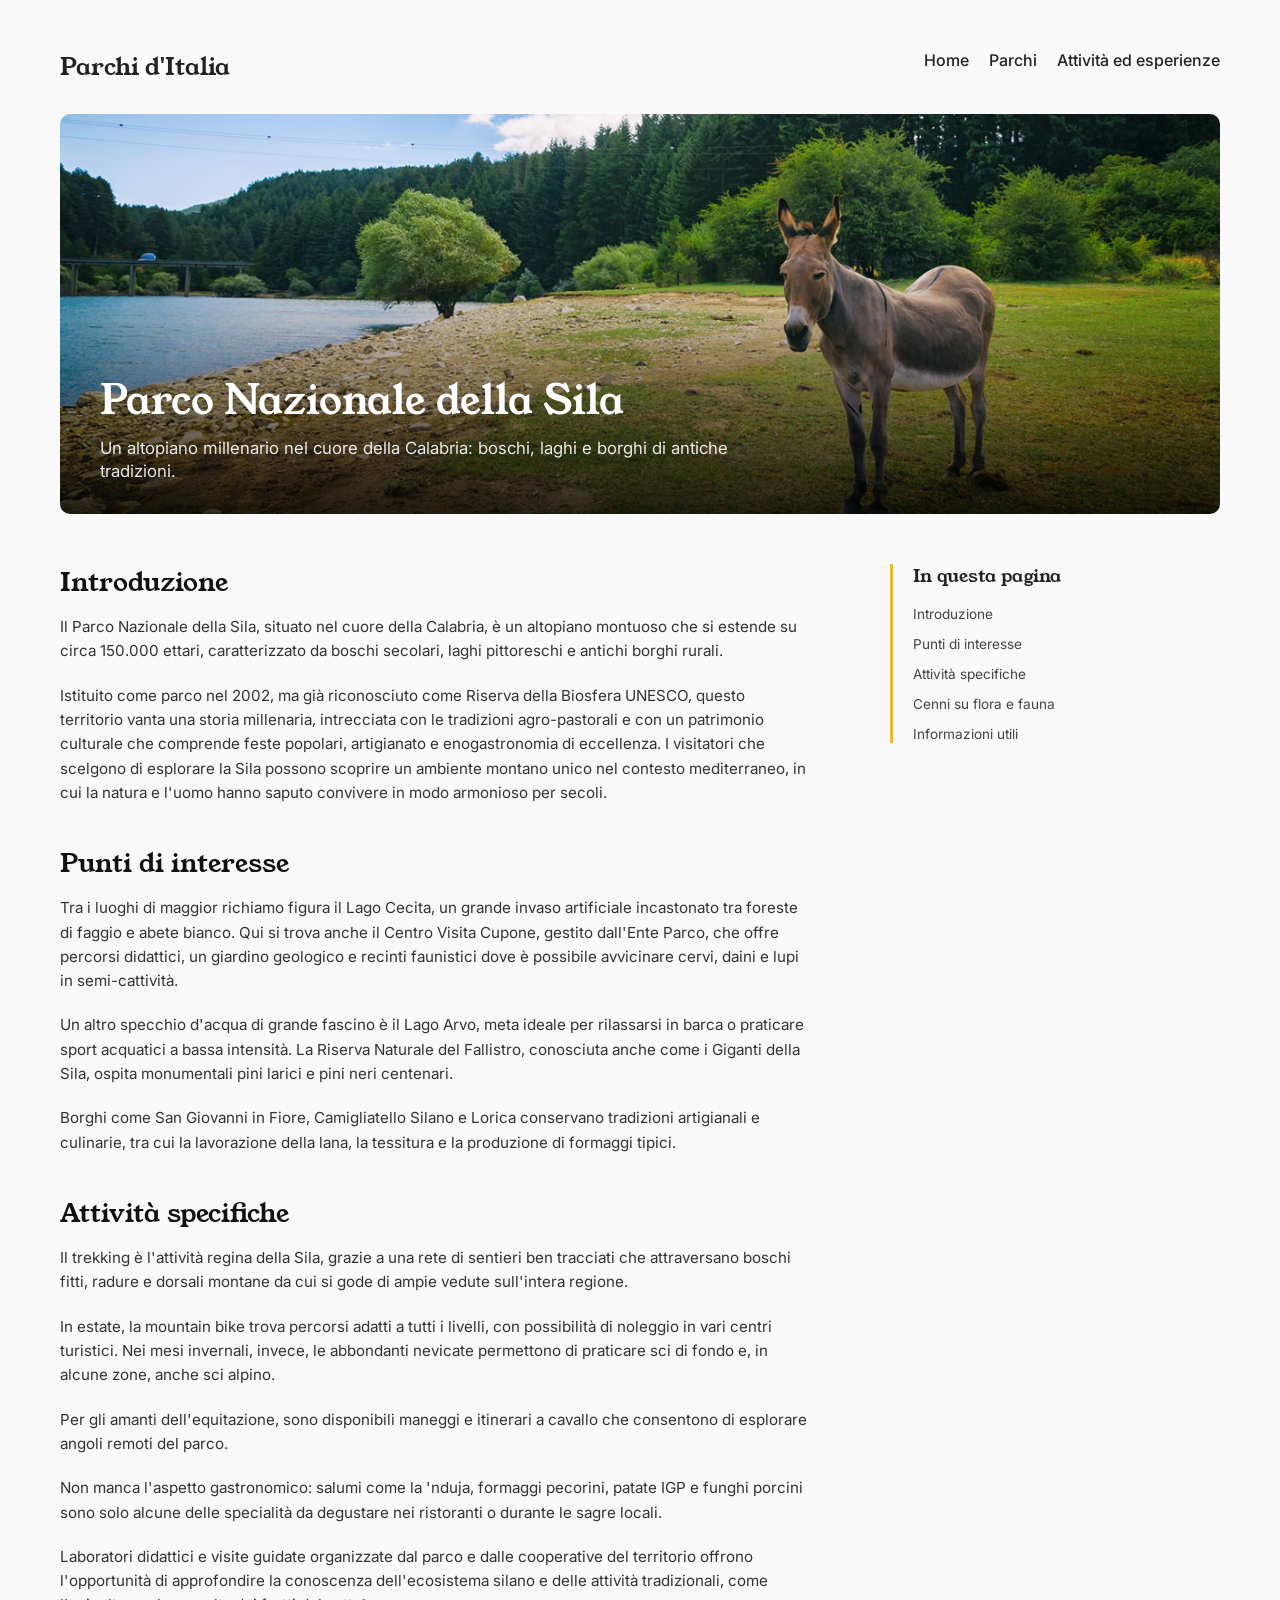
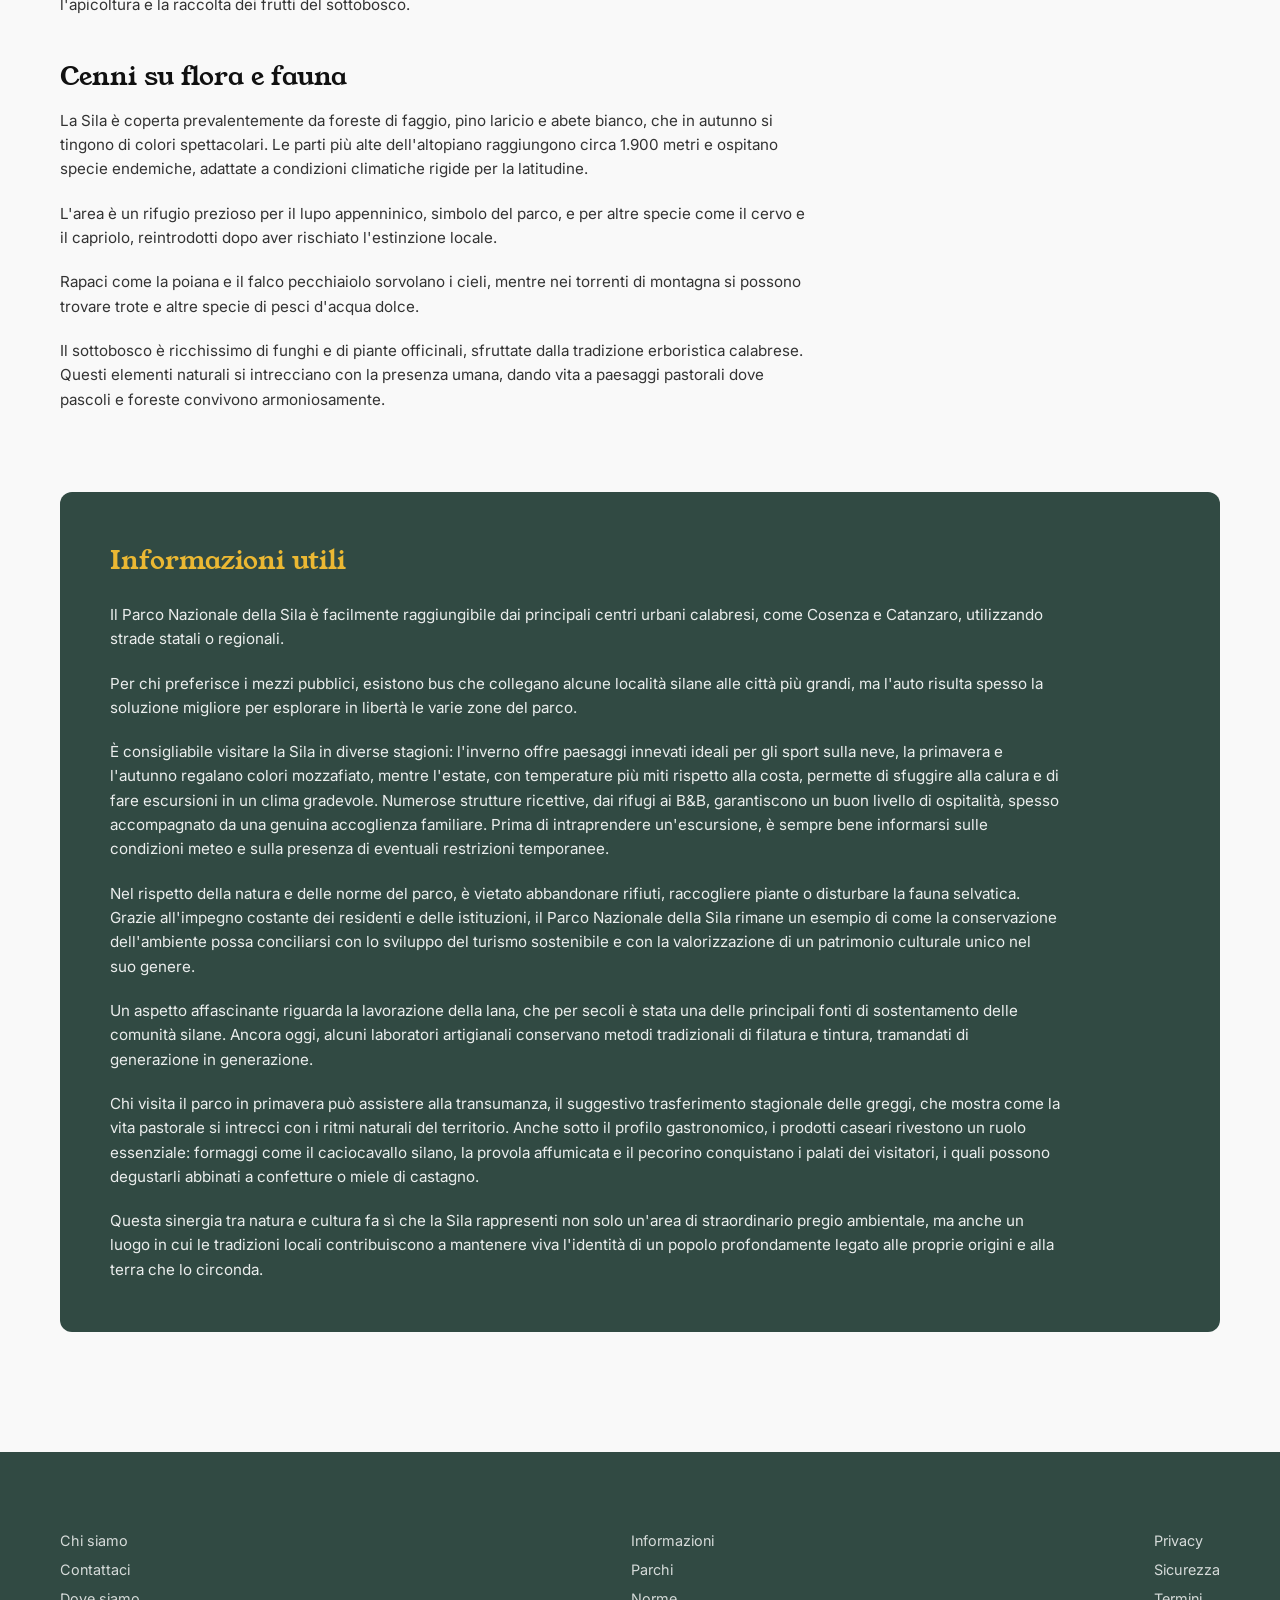
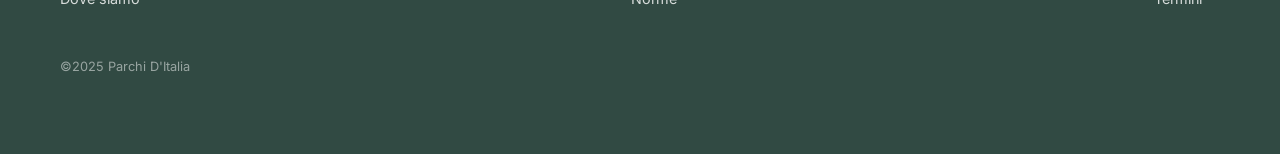
<file: sila.html>
<!DOCTYPE html>
<html lang="it">
<head>
    <meta charset="UTF-8">
    <meta name="viewport" content="width=device-width, initial-scale=1.0">
    <title>Parco Nazionale della Sila - Parchi d'Italia</title>
    <link href="https://fonts.googleapis.com/css2?family=Inter:wght@400;500;600&family=Young+Serif&display=swap" rel="stylesheet">
    <link rel="stylesheet" href="sila.css">
</head>
<body>

    <div class="container">
        <header class="main-header">
            <a href="index.html" class="logo">Parchi d'Italia</a>
            <nav>
                <ul>
                    <li><a href="index.html">Home</a></li>
                    <li><a href="parchi.html">Parchi</a></li>
                    <li><a href="attività.html">Attività ed esperienze</a></li>
                </ul>
            </nav>
        </header>

        <main>
            <section class="hero-wrapper">
                <img src="img/sila pg.png" class="hero-img">
                <div class="overlay"></div>
                <div class="hero-content">
                    <h1>Parco Nazionale della Sila</h1>  
                    <p>Un altopiano millenario nel cuore della Calabria: boschi, laghi e borghi di antiche tradizioni.</p>
                </div>
            </section>

            <div class="editorial-layout">
                
                <article class="article-content">
                    
                    <h2 id="introduzione">Introduzione</h2>
                    <p>Il Parco Nazionale della Sila, situato nel cuore della Calabria, è un altopiano montuoso che si estende su circa 150.000 ettari, caratterizzato da boschi secolari, laghi pittoreschi e antichi borghi rurali.</p>
                    <p>Istituito come parco nel 2002, ma già riconosciuto come Riserva della Biosfera UNESCO, questo territorio vanta una storia millenaria, intrecciata con le tradizioni agro-pastorali e con un patrimonio culturale che comprende feste popolari, artigianato e enogastronomia di eccellenza. I visitatori che scelgono di esplorare la Sila possono scoprire un ambiente montano unico nel contesto mediterraneo, in cui la natura e l'uomo hanno saputo convivere in modo armonioso per secoli.</p>

                    <h2 id="punti-interesse">Punti di interesse</h2>
                    <p>Tra i luoghi di maggior richiamo figura il Lago Cecita, un grande invaso artificiale incastonato tra foreste di faggio e abete bianco. Qui si trova anche il Centro Visita Cupone, gestito dall'Ente Parco, che offre percorsi didattici, un giardino geologico e recinti faunistici dove è possibile avvicinare cervi, daini e lupi in semi-cattività.</p>
                    <p>Un altro specchio d'acqua di grande fascino è il Lago Arvo, meta ideale per rilassarsi in barca o praticare sport acquatici a bassa intensità. La Riserva Naturale del Fallistro, conosciuta anche come i Giganti della Sila, ospita monumentali pini larici e pini neri centenari.</p>
                    <p>Borghi come San Giovanni in Fiore, Camigliatello Silano e Lorica conservano tradizioni artigianali e culinarie, tra cui la lavorazione della lana, la tessitura e la produzione di formaggi tipici.</p>

                    <h2 id="attivita">Attività specifiche</h2>
                    <p>Il trekking è l'attività regina della Sila, grazie a una rete di sentieri ben tracciati che attraversano boschi fitti, radure e dorsali montane da cui si gode di ampie vedute sull'intera regione.</p>
                    <p>In estate, la mountain bike trova percorsi adatti a tutti i livelli, con possibilità di noleggio in vari centri turistici. Nei mesi invernali, invece, le abbondanti nevicate permettono di praticare sci di fondo e, in alcune zone, anche sci alpino.</p>
                    <p>Per gli amanti dell'equitazione, sono disponibili maneggi e itinerari a cavallo che consentono di esplorare angoli remoti del parco.</p>
                    <p>Non manca l'aspetto gastronomico: salumi come la 'nduja, formaggi pecorini, patate IGP e funghi porcini sono solo alcune delle specialità da degustare nei ristoranti o durante le sagre locali.</p>
                    <p>Laboratori didattici e visite guidate organizzate dal parco e dalle cooperative del territorio offrono l'opportunità di approfondire la conoscenza dell'ecosistema silano e delle attività tradizionali, come l'apicoltura e la raccolta dei frutti del sottobosco.</p>

                    <h2 id="flora-fauna">Cenni su flora e fauna</h2>
                    <p>La Sila è coperta prevalentemente da foreste di faggio, pino laricio e abete bianco, che in autunno si tingono di colori spettacolari. Le parti più alte dell'altopiano raggiungono circa 1.900 metri e ospitano specie endemiche, adattate a condizioni climatiche rigide per la latitudine.</p>
                    <p>L'area è un rifugio prezioso per il lupo appenninico, simbolo del parco, e per altre specie come il cervo e il capriolo, reintrodotti dopo aver rischiato l'estinzione locale.</p>
                    <p>Rapaci come la poiana e il falco pecchiaiolo sorvolano i cieli, mentre nei torrenti di montagna si possono trovare trote e altre specie di pesci d'acqua dolce.</p>
                    <p>Il sottobosco è ricchissimo di funghi e di piante officinali, sfruttate dalla tradizione erboristica calabrese. Questi elementi naturali si intrecciano con la presenza umana, dando vita a paesaggi pastorali dove pascoli e foreste convivono armoniosamente.</p>

                </article>

                <aside class="sidebar">
                    <div class="sidebar-menu">
                        <h3>In questa pagina</h3>
                        <ul>
                            <li><a href="#introduzione">Introduzione</a></li>
                            <li><a href="#punti-interesse">Punti di interesse</a></li>
                            <li><a href="#attivita">Attività specifiche</a></li>
                            <li><a href="#flora-fauna">Cenni su flora e fauna</a></li>
                            <li><a href="#info-utili">Informazioni utili</a></li>
                        </ul>
                    </div>
                </aside>

            </div>

            <section class="info-box" id="info-utili">
                <h2>Informazioni utili</h2>
                <p>Il Parco Nazionale della Sila è facilmente raggiungibile dai principali centri urbani calabresi, come Cosenza e Catanzaro, utilizzando strade statali o regionali.</p>
                <p>Per chi preferisce i mezzi pubblici, esistono bus che collegano alcune località silane alle città più grandi, ma l'auto risulta spesso la soluzione migliore per esplorare in libertà le varie zone del parco.</p>
                <p>È consigliabile visitare la Sila in diverse stagioni: l'inverno offre paesaggi innevati ideali per gli sport sulla neve, la primavera e l'autunno regalano colori mozzafiato, mentre l'estate, con temperature più miti rispetto alla costa, permette di sfuggire alla calura e di fare escursioni in un clima gradevole. Numerose strutture ricettive, dai rifugi ai B&B, garantiscono un buon livello di ospitalità, spesso accompagnato da una genuina accoglienza familiare. Prima di intraprendere un'escursione, è sempre bene informarsi sulle condizioni meteo e sulla presenza di eventuali restrizioni temporanee.</p>
                <p>Nel rispetto della natura e delle norme del parco, è vietato abbandonare rifiuti, raccogliere piante o disturbare la fauna selvatica. Grazie all'impegno costante dei residenti e delle istituzioni, il Parco Nazionale della Sila rimane un esempio di come la conservazione dell'ambiente possa conciliarsi con lo sviluppo del turismo sostenibile e con la valorizzazione di un patrimonio culturale unico nel suo genere.</p>
                <p>Un aspetto affascinante riguarda la lavorazione della lana, che per secoli è stata una delle principali fonti di sostentamento delle comunità silane. Ancora oggi, alcuni laboratori artigianali conservano metodi tradizionali di filatura e tintura, tramandati di generazione in generazione.</p>
                <p>Chi visita il parco in primavera può assistere alla transumanza, il suggestivo trasferimento stagionale delle greggi, che mostra come la vita pastorale si intrecci con i ritmi naturali del territorio. Anche sotto il profilo gastronomico, i prodotti caseari rivestono un ruolo essenziale: formaggi come il caciocavallo silano, la provola affumicata e il pecorino conquistano i palati dei visitatori, i quali possono degustarli abbinati a confetture o miele di castagno.</p>
                <p>Questa sinergia tra natura e cultura fa sì che la Sila rappresenti non solo un'area di straordinario pregio ambientale, ma anche un luogo in cui le tradizioni locali contribuiscono a mantenere viva l'identità di un popolo profondamente legato alle proprie origini e alla terra che lo circonda.</p>
            </section>

        </main>
    </div>

    <footer class="main-footer">
        <div class="container footer-grid">
            <div class="footer-col">
                <a href="#">Chi siamo</a>
                <a href="#">Contattaci</a>
                <a href="#">Dove siamo</a>
                <p class="copyright">©2025 Parchi D'Italia</p>
            </div>
            <div class="footer-col">
                <a href="#">Informazioni</a>
                <a href="#">Parchi</a>
                <a href="#">Norme</a>
            </div>
            <div class="footer-col">
                <a href="#">Privacy</a>
                <a href="#">Sicurezza</a>
                <a href="#">Termini</a>
            </div>
        </div>
    </footer>

</body>
</html>
</file>
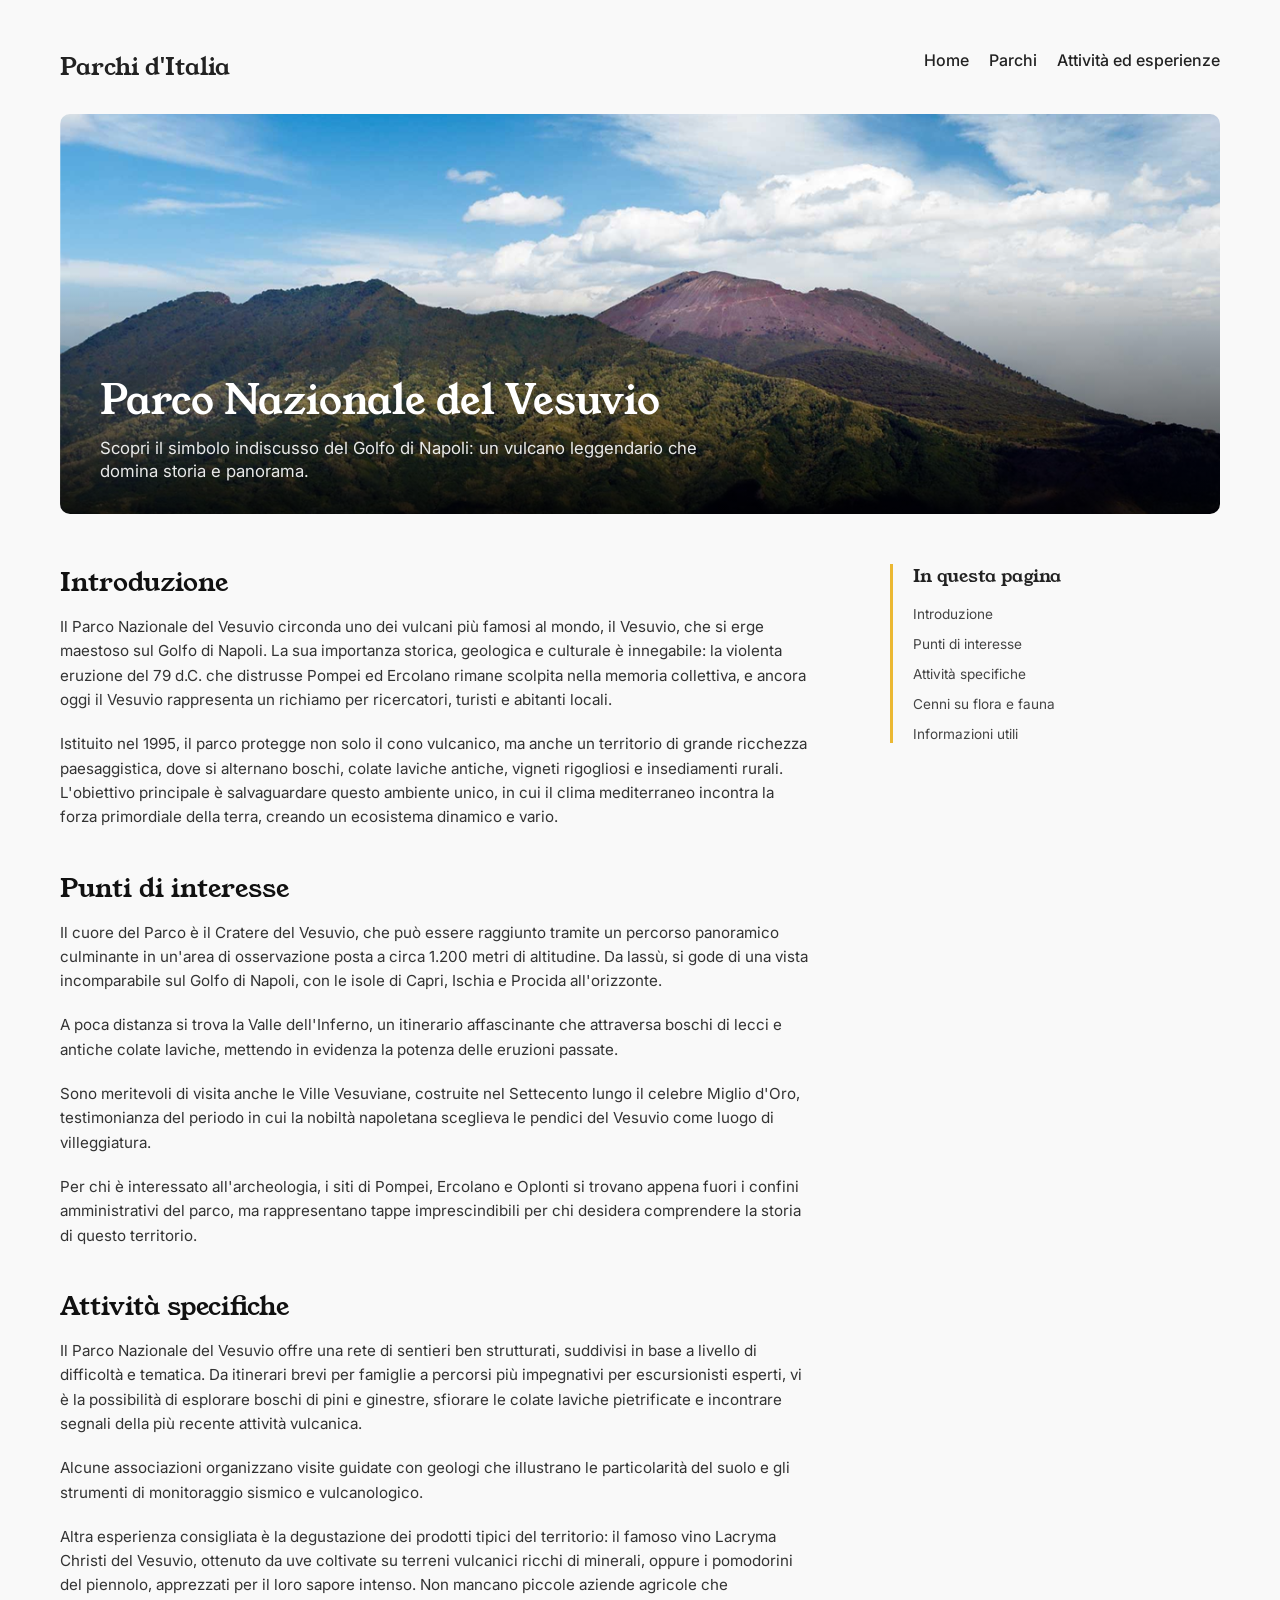
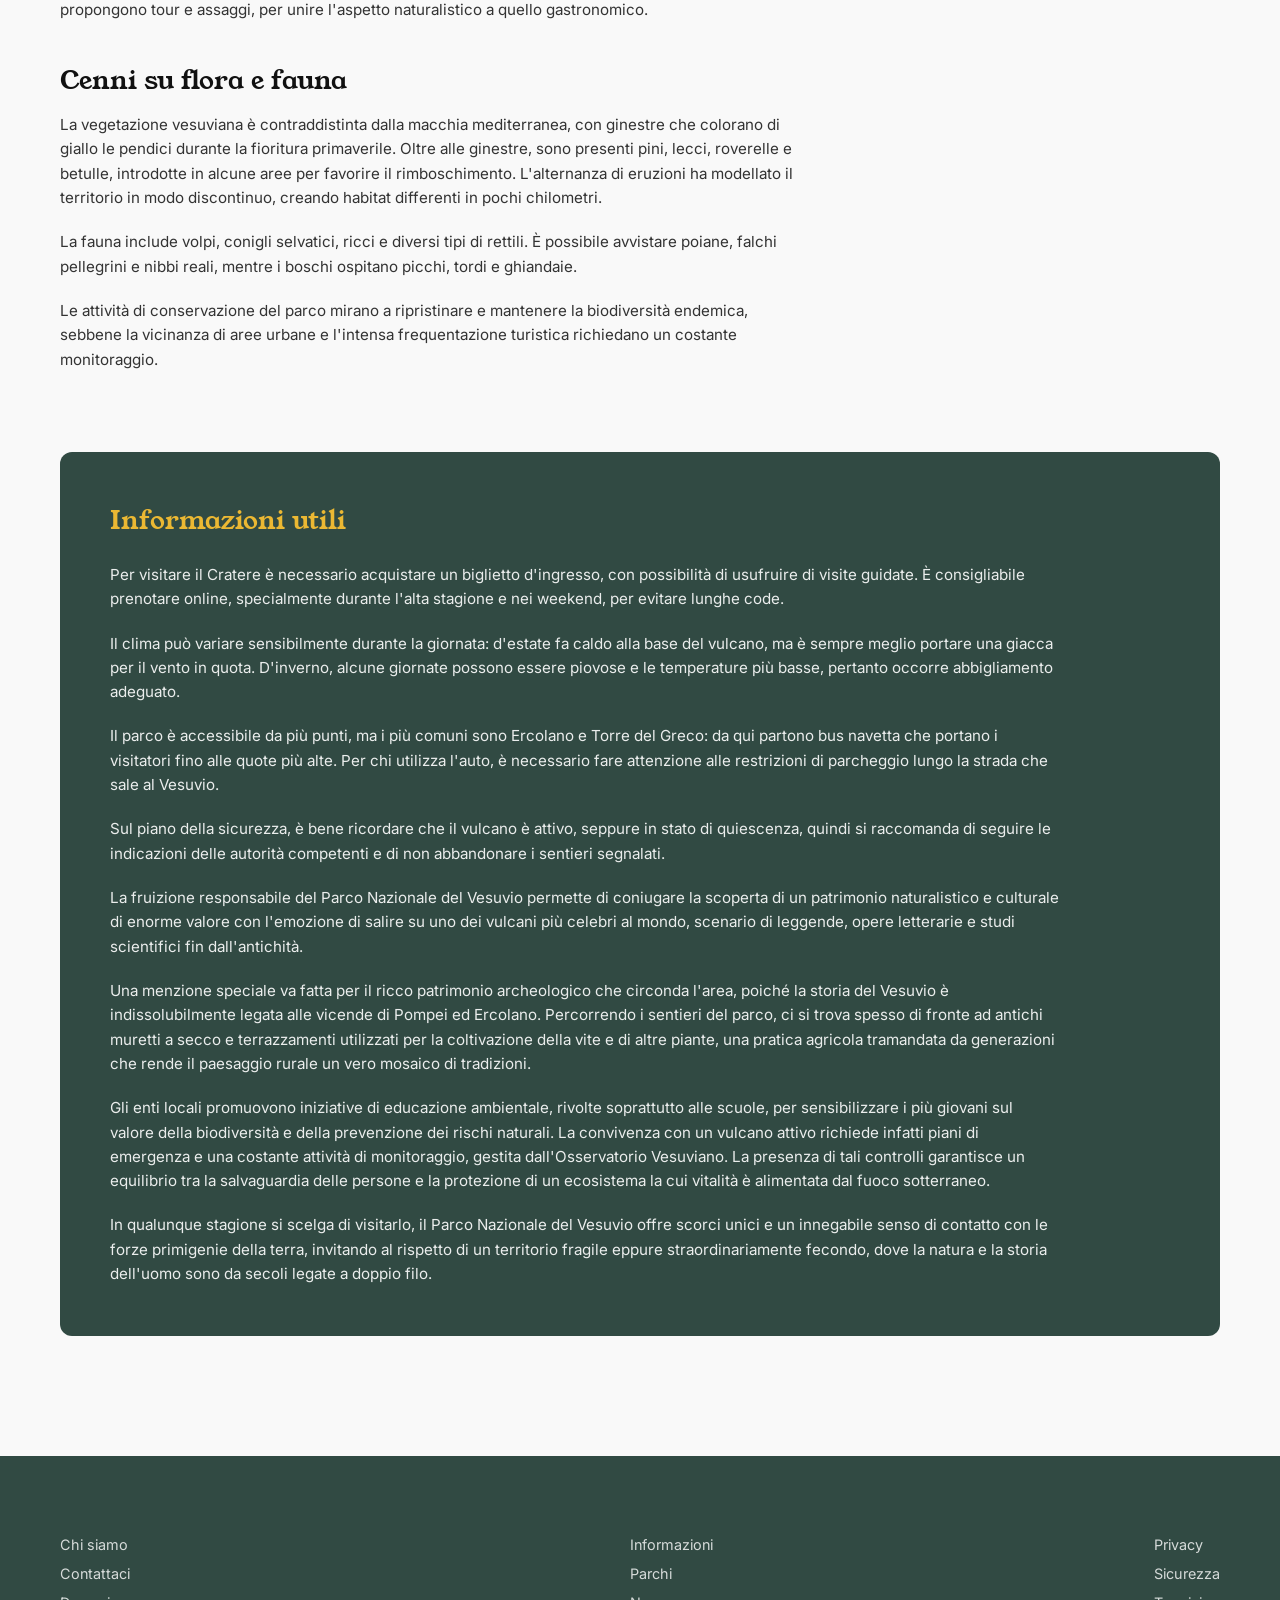
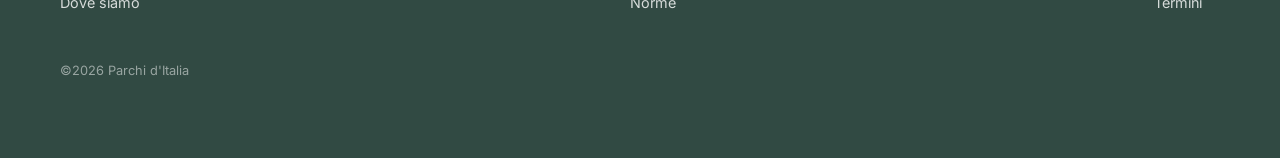
<file: vesuvio.html>
<!DOCTYPE html>
<html lang="it">
<head>
    <meta charset="UTF-8">
    <meta name="viewport" content="width=device-width, initial-scale=1.0">
    <title>Parco Nazionale del Vesuvio - Parchi d'Italia</title>
    <link href="https://fonts.googleapis.com/css2?family=Inter:wght@400;500;600&family=Young+Serif&display=swap" rel="stylesheet">
    

    <link rel="stylesheet" href="vesuvio.css">
</head>
<body>

    <div class="container">
       
        <header class="main-header">
            <a href="index.html" class="logo">Parchi d'Italia</a>
            <nav>
                <ul>
                    <li><a href="index.html">Home</a></li>
                    <li><a href="parchi.html">Parchi</a></li>
                    <li><a href="attività.html">Attività ed esperienze</a></li>
                </ul>
            </nav>
        </header>

        <main>
   
            <section class="hero-wrapper">
                <img src="img/vesuvio pg.png" alt="Panorama del Parco Nazionale del Vesuvio" class="hero-img">
                <div class="overlay"></div>
                <div class="hero-content">
                    <h1>Parco Nazionale del Vesuvio</h1>  
                    <p>Scopri il simbolo indiscusso del Golfo di Napoli: un vulcano leggendario che domina storia e panorama.</p>
                </div>
            </section>

            <div class="editorial-layout">
                
                <article class="article-content">
                    
                    <h2 id="introduzione">Introduzione</h2>
                    <p>Il Parco Nazionale del Vesuvio circonda uno dei vulcani più famosi al mondo, il Vesuvio, che si erge maestoso sul Golfo di Napoli. La sua importanza storica, geologica e culturale è innegabile: la violenta eruzione del 79 d.C. che distrusse Pompei ed Ercolano rimane scolpita nella memoria collettiva, e ancora oggi il Vesuvio rappresenta un richiamo per ricercatori, turisti e abitanti locali.</p>
                    <p>Istituito nel 1995, il parco protegge non solo il cono vulcanico, ma anche un territorio di grande ricchezza paesaggistica, dove si alternano boschi, colate laviche antiche, vigneti rigogliosi e insediamenti rurali. L'obiettivo principale è salvaguardare questo ambiente unico, in cui il clima mediterraneo incontra la forza primordiale della terra, creando un ecosistema dinamico e vario.</p>

                    <h2 id="punti-interesse">Punti di interesse</h2>
                    <p>Il cuore del Parco è il Cratere del Vesuvio, che può essere raggiunto tramite un percorso panoramico culminante in un'area di osservazione posta a circa 1.200 metri di altitudine. Da lassù, si gode di una vista incomparabile sul Golfo di Napoli, con le isole di Capri, Ischia e Procida all'orizzonte.</p>
                    <p>A poca distanza si trova la Valle dell'Inferno, un itinerario affascinante che attraversa boschi di lecci e antiche colate laviche, mettendo in evidenza la potenza delle eruzioni passate.</p>
                    <p>Sono meritevoli di visita anche le Ville Vesuviane, costruite nel Settecento lungo il celebre Miglio d'Oro, testimonianza del periodo in cui la nobiltà napoletana sceglieva le pendici del Vesuvio come luogo di villeggiatura.</p>
                    <p>Per chi è interessato all'archeologia, i siti di Pompei, Ercolano e Oplonti si trovano appena fuori i confini amministrativi del parco, ma rappresentano tappe imprescindibili per chi desidera comprendere la storia di questo territorio.</p>

                    <h2 id="attivita">Attività specifiche</h2>
                    <p>Il Parco Nazionale del Vesuvio offre una rete di sentieri ben strutturati, suddivisi in base a livello di difficoltà e tematica. Da itinerari brevi per famiglie a percorsi più impegnativi per escursionisti esperti, vi è la possibilità di esplorare boschi di pini e ginestre, sfiorare le colate laviche pietrificate e incontrare segnali della più recente attività vulcanica.</p>
                    <p>Alcune associazioni organizzano visite guidate con geologi che illustrano le particolarità del suolo e gli strumenti di monitoraggio sismico e vulcanologico.</p>
                    <p>Altra esperienza consigliata è la degustazione dei prodotti tipici del territorio: il famoso vino Lacryma Christi del Vesuvio, ottenuto da uve coltivate su terreni vulcanici ricchi di minerali, oppure i pomodorini del piennolo, apprezzati per il loro sapore intenso. Non mancano piccole aziende agricole che propongono tour e assaggi, per unire l'aspetto naturalistico a quello gastronomico.</p>

                    <h2 id="flora-fauna">Cenni su flora e fauna</h2>
                    <p>La vegetazione vesuviana è contraddistinta dalla macchia mediterranea, con ginestre che colorano di giallo le pendici durante la fioritura primaverile. Oltre alle ginestre, sono presenti pini, lecci, roverelle e betulle, introdotte in alcune aree per favorire il rimboschimento. L'alternanza di eruzioni ha modellato il territorio in modo discontinuo, creando habitat differenti in pochi chilometri.</p>
                    <p>La fauna include volpi, conigli selvatici, ricci e diversi tipi di rettili. È possibile avvistare poiane, falchi pellegrini e nibbi reali, mentre i boschi ospitano picchi, tordi e ghiandaie.</p>
                    <p>Le attività di conservazione del parco mirano a ripristinare e mantenere la biodiversità endemica, sebbene la vicinanza di aree urbane e l'intensa frequentazione turistica richiedano un costante monitoraggio.</p>

                </article>

                <aside class="sidebar">
                    <div class="sidebar-menu">
                        <h3>In questa pagina</h3>
                        <ul>
                            <li><a href="#introduzione">Introduzione</a></li>
                            <li><a href="#punti-interesse">Punti di interesse</a></li>
                            <li><a href="#attivita">Attività specifiche</a></li>
                            <li><a href="#flora-fauna">Cenni su flora e fauna</a></li>
                            <li><a href="#info-utili">Informazioni utili</a></li>
                        </ul>
                    </div>
                </aside>

            </div>

            <section class="info-box" id="info-utili">
                <h2>Informazioni utili</h2>
                <p>Per visitare il Cratere è necessario acquistare un biglietto d'ingresso, con possibilità di usufruire di visite guidate. È consigliabile prenotare online, specialmente durante l'alta stagione e nei weekend, per evitare lunghe code.</p>
                <p>Il clima può variare sensibilmente durante la giornata: d'estate fa caldo alla base del vulcano, ma è sempre meglio portare una giacca per il vento in quota. D'inverno, alcune giornate possono essere piovose e le temperature più basse, pertanto occorre abbigliamento adeguato.</p>
                <p>Il parco è accessibile da più punti, ma i più comuni sono Ercolano e Torre del Greco: da qui partono bus navetta che portano i visitatori fino alle quote più alte. Per chi utilizza l'auto, è necessario fare attenzione alle restrizioni di parcheggio lungo la strada che sale al Vesuvio.</p>
                <p>Sul piano della sicurezza, è bene ricordare che il vulcano è attivo, seppure in stato di quiescenza, quindi si raccomanda di seguire le indicazioni delle autorità competenti e di non abbandonare i sentieri segnalati.</p>
                <p>La fruizione responsabile del Parco Nazionale del Vesuvio permette di coniugare la scoperta di un patrimonio naturalistico e culturale di enorme valore con l'emozione di salire su uno dei vulcani più celebri al mondo, scenario di leggende, opere letterarie e studi scientifici fin dall'antichità.</p>
                <p>Una menzione speciale va fatta per il ricco patrimonio archeologico che circonda l'area, poiché la storia del Vesuvio è indissolubilmente legata alle vicende di Pompei ed Ercolano. Percorrendo i sentieri del parco, ci si trova spesso di fronte ad antichi muretti a secco e terrazzamenti utilizzati per la coltivazione della vite e di altre piante, una pratica agricola tramandata da generazioni che rende il paesaggio rurale un vero mosaico di tradizioni.</p>
                <p>Gli enti locali promuovono iniziative di educazione ambientale, rivolte soprattutto alle scuole, per sensibilizzare i più giovani sul valore della biodiversità e della prevenzione dei rischi naturali. La convivenza con un vulcano attivo richiede infatti piani di emergenza e una costante attività di monitoraggio, gestita dall'Osservatorio Vesuviano. La presenza di tali controlli garantisce un equilibrio tra la salvaguardia delle persone e la protezione di un ecosistema la cui vitalità è alimentata dal fuoco sotterraneo.</p>
                <p>In qualunque stagione si scelga di visitarlo, il Parco Nazionale del Vesuvio offre scorci unici e un innegabile senso di contatto con le forze primigenie della terra, invitando al rispetto di un territorio fragile eppure straordinariamente fecondo, dove la natura e la storia dell'uomo sono da secoli legate a doppio filo.</p>
            </section>

        </main>
    </div>

    <footer class="main-footer">
        <div class="container footer-grid">
            <div class="footer-col">
                <a href="#">Chi siamo</a>
                <a href="#">Contattaci</a>
                <a href="#">Dove siamo</a>
                <p class="copyright">©2026 Parchi d'Italia</p>
            </div>
            <div class="footer-col">
                <a href="#">Informazioni</a>
                <a href="#">Parchi</a>
                <a href="#">Norme</a>
            </div>
            <div class="footer-col">
                <a href="#">Privacy</a>
                <a href="#">Sicurezza</a>
                <a href="#">Termini</a>
            </div>
        </div>
    </footer>

</body>
</html>
</file>
<file: style.css>
* { margin: 0; padding: 0; box-sizing: border-box; }
body { font-family: 'Inter', sans-serif; background-color: #F9F9F9; color: #222; }
.container { max-width: 1200px; margin: 0 auto; padding: 20px; }
h1, h2, h3, .logo { 
    font-family: 'Young Serif', serif; 
    font-weight: 400; 
}


.main-header { display: flex; justify-content: space-between; padding: 30px 0; }
nav ul { display: flex; gap: 20px; list-style: none; }
nav a { text-decoration: none; color: #222; font-weight: 500; }

.logo {
    text-decoration: none; 
    color: #222;           
    font-size: 1.5rem;     
}


.hero-wrapper, .park-card {
    position: relative; 
    display: flex;
    align-items: flex-end; 
    overflow: hidden;
    border-radius: 10px;
}
.hero-wrapper { height: 500px; margin-bottom: 60px; }
.park-card { height: 350px; }

.hero-img, .card-img {
    position: absolute; 
    width: 100%; 
    height: 100%;
    object-fit: cover; 
}
.overlay {
    position: absolute;
    width: 100%; 
    height: 100%;
    background-color: rgba(0, 0, 0, 0.4);
}
.hero-content, .card-info {
    position: relative; 
    padding: 30px;
    color: white;
}


.featured-parks { margin-bottom: 80px; }
.featured-parks h2 { margin-bottom: 20px; font-size: 2rem; }
.parks-grid {
    display: grid;
    grid-template-columns: 1fr 1fr; 
    gap: 30px;
}
.parks-grid a {
    text-decoration: none;
    color: white;
}

 
.activities-section { display: flex; gap: 50px; margin-bottom: 80px; }
.activities-intro { flex: 1; }
.activities-intro h2 { font-size: 2rem; margin-bottom: 10px; }
.activities-list { 
    flex: 2; 
    display: grid; 
    grid-template-columns: 1fr 1fr; 
    gap: 30px; 
}
.activity-item { border-top: 2px solid #EBB833; padding-top: 10px; }
.btn-primary {
    display: inline-block;
    background-color: #EBB833; 
    color: #222;
    padding: 12px 24px; 
    text-decoration: none; 
    border-radius: 25px;
    margin-top: 20px;
}


.main-footer { 
    background-color: #314A43; 
    color: white; 
    padding: 60px 0; 
}

.footer-grid { 
    display: flex; 
    justify-content: space-between; 
}
.footer-col { 
    display: flex; 
    flex-direction: column; 
    gap: 12px; 
}

.footer-col a { 
    color: white; 
    text-decoration: none; 
    opacity: 0.8; 
    font-size: 0.9rem;
}

.copyright {
    margin-top: 40px; 
    font-size: 0.8rem;
    opacity: 0.5;
}


.page-intro {
    font-size: 1.05rem;
    line-height: 1.6;
    margin-bottom: 40px;
    max-width: 1000px; 
}

.parks-grid-3 {
    display: grid;
    grid-template-columns: 1fr 1fr 1fr; 
    margin-bottom: 100px;
}


.parks-grid-3 .park-card {
    height: 300px;
}

@media (max-width: 768px) {
    .container {
        padding: 0 16px;
    }

    .main-header {
        flex-direction: row;
        align-items: center;
        gap: 15px;
        padding: 15px 0;
    }

    nav ul {
        flex-direction: row;
        align-items: center;
        gap: 10px;
        padding: 0;
        flex-wrap: nowrap;
        overflow-x: auto;
        -webkit-overflow-scrolling: touch;
    }
    nav ul a {
        white-space: nowrap;
    }

    .hero-wrapper {
        height: 320px;
        margin-bottom: 40px;
    }

    .hero-content {
        padding: 20px;
    }

    .hero-content h1 {
        font-size: 1.8rem;
    }

    .hero-content p {
        font-size: 0.95rem;
    }

    .featured-parks {
        margin-bottom: 50px;
    }

    .featured-parks h2 {
        font-size: 1.5rem;
        margin-bottom: 20px;
    }

    .parks-grid {
        grid-template-columns: 1fr;
        gap: 20px;
    }

    .park-card {
        height: 280px;
    }

    .card-info {
        padding: 20px;
    }

    .activities-section {
        flex-direction: column;
        gap: 30px;
        margin-bottom: 50px;
    }

    .activities-intro h2 {
        font-size: 1.5rem;
    }

    .activities-list {
        grid-template-columns: 1fr;
        gap: 15px;
    }
}

@media (max-width: 480px) {
    .hero-wrapper {
        height: 260px;
    }

    .park-card {
        height: 240px;
    }
}
</file>
<file: arcipelago.css>
* {
    margin: 0;
    padding: 0;
    box-sizing: border-box;
}

body {
    font-family: 'Inter', sans-serif;
    background-color: #F9F9F9;
    color: #222;
}

.logo {
    text-decoration: none; 
    color: #222;           
    font-size: 1.5rem;     
}

.container {
    max-width: 1200px;
    margin: 0 auto;
    padding: 20px;
}

h1, h2, h3, .logo {
    font-family: 'Young Serif', serif;
    font-weight: 400;
}

.main-header {
    display: flex;
    justify-content: space-between;
    padding: 30px 0;
}

nav ul {
    display: flex;
    gap: 20px;
    list-style: none;
}

nav a {
    text-decoration: none;
    color: #222;
    font-weight: 500;
}

.hero-wrapper {
    position: relative;
    height: 400px;
    margin-bottom: 50px;
    overflow: hidden;
    border-radius: 10px;
}

.hero-img {
    position: absolute;
    top: 0;
    left: 0;
    width: 100%;
    height: 100%;
    object-fit: cover;
    z-index: 1;
}

.overlay {
    position: absolute;
    bottom: 0;
    left: 0;
    width: 100%;
    height: 60%;
    background: linear-gradient(to top, rgba(0, 0, 0, 0.8), transparent);
    z-index: 2;
}

.hero-content {
    position: absolute;
    bottom: 0;
    left: 0;
    width: 100%;
    padding: 30px 40px;
    color: white;
    z-index: 3;
}

.hero-content h1 {
    font-size: 2.5rem;
    margin-bottom: 8px;
    max-width: 600px;
    line-height: 1.15;
}

.hero-content p {
    font-size: 1.05rem;
    opacity: 0.9;
    max-width: 650px;
    line-height: 1.4;
}

.editorial-layout {
    display: flex;
    gap: 80px;
    margin-bottom: 60px;
    align-items: flex-start;
}

.article-content {
    flex: 1;
    max-width: 750px;
}

.article-content p {
    margin-bottom: 20px;
    line-height: 1.6;
    font-size: 0.95rem;
    color: #333;
}

.article-content h2 {
    font-size: 1.6rem;
    margin: 40px 0 15px 0;
    color: #111;
}

.article-content h2:first-child {
    margin-top: 0;
}

.sidebar {
    width: 250px;
    flex-shrink: 0;
}

.sidebar-menu {
    border-left: 3px solid #EBB833;
    padding-left: 20px;
    position: sticky;
    top: 40px;
}

.sidebar-menu h3 {
    font-size: 1.1rem;
    margin-bottom: 15px;
    color: #222;
}

.sidebar-menu ul {
    list-style: none;
    display: flex;
    flex-direction: column;
    gap: 10px;
}

.sidebar-menu a {
    text-decoration: none;
    color: #444;
    font-size: 0.85rem;
    transition: color 0.2s;
}

.sidebar-menu a:hover {
    color: #EBB833;
}

.info-box {
    background-color: #314A43;
    color: white;
    padding: 50px;
    border-radius: 12px;
    margin-bottom: 100px;
}

.info-box h2 {
    color: #EBB833;
    font-size: 1.6rem;
    margin-top: 0;
    margin-bottom: 25px;
}

.info-box p {
    color: rgba(255, 255, 255, 0.9);
    line-height: 1.6;
    font-size: 0.95rem;
    margin-bottom: 20px;
    max-width: 950px;
}

.info-box p:last-child {
    margin-bottom: 0;
}

.main-footer {
    background-color: #314A43;
    color: white;
    padding: 60px 0;
}

.footer-grid {
    display: flex;
    justify-content: space-between;
}

.footer-col {
    display: flex;
    flex-direction: column;
    gap: 12px;
}

.footer-col a {
    color: white;
    text-decoration: none;
    opacity: 0.8;
    font-size: 0.9rem;
}

.copyright {
    margin-top: 40px;
    font-size: 0.8rem;
    opacity: 0.5;
}

@media (max-width: 768px) {
     .container {
        padding: 0 16px;
    }

    .main-header {
        flex-direction: row;
        align-items: center;
        gap: 15px;
        padding: 15px 0;
    }

    nav ul {
        flex-direction: row;
        align-items: center;
        gap: 10px;
        padding: 0;
        flex-wrap: nowrap;
        overflow-x: auto;
        -webkit-overflow-scrolling: touch;
    }
    nav ul a {
        white-space: nowrap;
    }

    .hero-wrapper {
        height: 260px;
        margin-bottom: 25px;
        border-radius: 8px;
    }

    .hero-content {
        padding: 18px;
    }

    .hero-content h1 {
        font-size: 1.75rem;
        line-height: 1.25;
        margin-bottom: 6px;
    }

    .hero-content p {
        font-size: 0.9rem;
        line-height: 1.4;
    }

    main,
    .park-detail,
    .park-detail-layout,
    .detail-container,
    .content-wrapper {
        display: flex;
        flex-direction: column;
        width: 100%;
        gap: 24px;
        margin-bottom: 35px;
    }

    .park-info,
    .park-description {
        width: 100%;
        max-width: 100%;
    }

    .article-content h2,
    .park-info h2,
    .park-description h2 {
        font-size: 1.45rem;
        line-height: 1.3;
        margin: 20px 0 10px 0;
    }

    .article-content p,
    .park-info p,
    .park-description p {
        font-size: 0.92rem;
        line-height: 1.55;
        margin-bottom: 14px;
    }

.editorial-layout {
        display: flex;
        flex-direction: row; 
        align-items: flex-start;
        gap: 15px; 
    }

    .article-content {
        flex: 1;
        min-width: 0; 
        width: auto;
    }

    .sidebar {
        flex: 0 0 35%;
        width: auto;
        max-width: none;
        min-width: 0;
    }

    .sidebar-menu {
        position: static;
        border-left: 3px solid #EBB833;
        padding-left: 14px;
    }

    .info-box,
    .info-sidebar,
    .useful-info {
        display: block;
        width: 100%;
        max-width: 100%;
        min-width: 100%;
        border-radius: 14px;
        padding: 28px 22px;
        margin-top: 32px;
        margin-bottom: 35px;
    }

    .info-box h2,
    .info-box h3,
    .info-sidebar h2,
    .info-sidebar h3,
    aside h2,
    aside h3,
    .useful-info h2,
    .useful-info h3 {
        font-size: 1.45rem;
        line-height: 1.3;
        margin-bottom: 16px;
    }

    .info-box p,
    .info-sidebar p,
    aside p,
    .useful-info p {
        font-size: 0.9rem;
        line-height: 1.55;
        margin-bottom: 14px;
    }

    .footer-grid {
        flex-direction: row;
        gap: 24px;
    }

    .copyright {
        margin-top: 24px;
    }
}

@media (max-width: 480px) {
    .main-header {
        flex-direction: column;
        gap: 10px;
    }

    .hero-wrapper {
        height: 220px;
    }

    .hero-content h1 {
        font-size: 1.45rem;
    }

    .hero-content p {
        font-size: 0.85rem;
    }

    .info-box,
    .info-sidebar,
    aside,
    .useful-info {
        padding: 22px 18px;
        border-radius: 12px;
    }
}
</file>
<file: attività.css>
* { margin: 0; padding: 0; box-sizing: border-box; }
body { font-family: 'Inter', sans-serif; background-color: #F9F9F9; color: #222; }
.container { max-width: 1200px; margin: 0 auto; padding: 20px; }
h1, h2, h3, .logo { font-family: 'Young Serif', serif; font-weight: 400; }


.main-header { display: flex; justify-content: space-between; padding: 30px 0; }
nav ul { display: flex; gap: 20px; list-style: none; }
nav a { text-decoration: none; color: #222; font-weight: 500; }

.logo {
    text-decoration: none; 
    color: #222;           
    font-size: 1.5rem;     
}

.hero-wrapper {
    position: relative;
    height: 350px; 
    margin-bottom: 50px;
    overflow: hidden;
    border-radius: 10px;
}
.hero-img {
    position: absolute;
    top: 0; left: 0; width: 100%; height: 100%;
    object-fit: cover;
    z-index: 1;
}
.overlay {
    position: absolute;
    bottom: 0; left: 0; width: 100%; height: 70%;
    background: linear-gradient(to top, rgba(0, 0, 0, 0.8), transparent);
    z-index: 2;
}
.hero-content {
    position: absolute;
    bottom: 0; left: 0; width: 100%;
    padding: 30px;
    color: white;
    z-index: 3;
}
.hero-content h1 { font-size: 2.5rem; }


.editorial-layout {
    display: flex;
    gap: 80px; 
    margin-bottom: 100px;
    align-items: flex-start; 
}


.article-content {
    flex: 1; 
    max-width: 800px;
}
.article-content p {
    margin-bottom: 20px;
    line-height: 1.6;
    font-size: 0.95rem;
    color: #333;
}
.article-content .lead {
    font-size: 1.05rem;
    color: #111;
}
.article-content h2 {
    font-size: 1.8rem;
    margin: 50px 0 25px 0;
    border-bottom: 1px solid #ddd;
    padding-bottom: 10px;
}


.activity-list {
    margin-bottom: 40px;
}
.activity-list h3 {
    font-size: 1.1rem;
    margin-bottom: 15px;
    font-weight: bold;
    font-family: 'Inter', sans-serif; 
}
.activity-list ul {
    margin-left: 20px;
    margin-bottom: 15px;
}
.activity-list li {
    margin-bottom: 8px;
    line-height: 1.5;
    font-size: 0.9rem;
    color: #444;
}


.sidebar {
    width: 250px;
    flex-shrink: 0; 
}
.sidebar-menu {
    border-left: 3px solid #EBB833; 
    padding-left: 20px;
    position: sticky; 
    top: 40px; 
}
.sidebar-menu h3 {
    font-family: 'Young Serif', serif;
    font-size: 1.1rem;
    margin-bottom: 15px;
    color: #222;
}
.sidebar-menu ul {
    list-style: none;
    display: flex;
    flex-direction: column;
    gap: 12px;
}
.sidebar-menu a {
    text-decoration: none;
    color: #444;
    font-size: 0.85rem;
    transition: color 0.2s;
}
.sidebar-menu a:hover {
    color: #EBB833;
}

.main-footer { background-color: #314A43; color: white; padding: 60px 0; }
.footer-grid { display: flex; justify-content: space-between; }
.footer-col { display: flex; flex-direction: column; gap: 12px; }
.footer-col a { color: white; text-decoration: none; opacity: 0.8; font-size: 0.9rem; }
.copyright { margin-top: 40px; font-size: 0.8rem; opacity: 0.5; }

@media (max-width: 768px) {
    .container {
        padding: 0 16px;
    }
     
    .main-header {
        display: flex;
        flex-direction: row;
        justify-content: space-between;
        align-items: center;
        padding: 15px 0;
        width: 100%;
    }
      nav ul a {
        white-space: nowrap;
    }

    nav ul {
        flex-direction: row;
        align-items: center;
        gap: 10px;
        padding: 0;
        flex-wrap: nowrap;
        overflow-x: auto;
        -webkit-overflow-scrolling: touch;
        }
        

    .activities-section {
        flex-direction: column;
        gap: 32px;
        margin-bottom: 48px;
    }

    .activities-intro {
        text-align: center;
        max-width: 100%;
    }

    .activities-intro h1,
    .activities-intro h2 {
        font-size: 1.8rem;
        line-height: 1.25;
        letter-spacing: -0.01em;
        margin-bottom: 12px;
    }

    .activities-intro p {
        font-size: 0.95rem;
        line-height: 1.55;
        color: #555;
    }

    .activities-list {
        display: grid;
        grid-template-columns: 1fr;
        gap: 24px;
    }

    .activity-item {
        flex-direction: column;
        align-items: flex-start;
        gap: 8px;
        padding-top: 18px;
        text-align: left;
    }

    .activity-item h3 {
        font-size: 1.25rem;
        line-height: 1.3;
        font-weight: 600;
        margin-bottom: 4px;
    }

    .activity-item p {
        font-size: 0.9rem;
        line-height: 1.5;
        color: #444;
    }
.editorial-layout {
        display: flex;
        flex-direction: row;
        gap: 5%;
        align-items: flex-start;
    }

    .article-content {
        flex: 1 1 60%;
        min-width: 0; 
        width: auto;
    }

    .sidebar {
        flex: 0 0 35%;
        width: auto;
        max-width: none;
        min-width: 0;
        
    }


}

@media (max-width: 480px) {
    .main-header {
        flex-direction: column;
        gap: 10px;
    }

    .activities-intro h1,
    .activities-intro h2 {
        font-size: 1.55rem;
    }

    .activities-intro p {
        font-size: 0.9rem;
        line-height: 1.5;
    }

    .activity-item h3 {
        font-size: 1.15rem;
    }

    .activity-item p {
        font-size: 0.85rem;
        line-height: 1.45;
    }
}
</file>
<file: etna.css>
* {
    margin: 0;
    padding: 0;
    box-sizing: border-box;
}

body {
    font-family: 'Inter', sans-serif;
    background-color: #F9F9F9;
    color: #222;
}

.container {
    max-width: 1200px;
    margin: 0 auto;
    padding: 20px;
}

.logo {
    text-decoration: none; 
    color: #222;           
    font-size: 1.5rem;     
}


h1, h2, h3, .logo {
    font-family: 'Young Serif', serif;
    font-weight: 400;
}


.main-header {
    display: flex;
    justify-content: space-between;
    padding: 30px 0;
}

nav ul {
    display: flex;
    gap: 20px;
    list-style: none;
}

nav a {
    text-decoration: none;
    color: #222;
    font-weight: 500;
}

.hero-wrapper {
    position: relative;
    height: 400px;
    margin-bottom: 50px;
    overflow: hidden;
    border-radius: 10px;
}

.hero-img {
    position: absolute;
    top: 0;
    left: 0;
    width: 100%;
    height: 100%;
    object-fit: cover;
    z-index: 1;
}

.overlay {
    position: absolute;
    bottom: 0;
    left: 0;
    width: 100%;
    height: 60%;
    background: linear-gradient(to top, rgba(0, 0, 0, 0.8), transparent);
    z-index: 2;
}

.hero-content {
    position: absolute;
    bottom: 0;
    left: 0;
    width: 100%;
    padding: 30px 40px;
    color: white;
    z-index: 3;
}

.hero-content h1 {
    font-size: 2.5rem;
    margin-bottom: 8px;
}

.hero-content p {
    font-size: 1.05rem;
    opacity: 0.9;
    max-width: 650px;
    line-height: 1.4;
}

.editorial-layout {
    display: flex;
    gap: 80px;
    margin-bottom: 60px;
    align-items: flex-start;
}

.article-content {
    flex: 1;
    max-width: 750px;
}

.article-content p {
    margin-bottom: 20px;
    line-height: 1.6;
    font-size: 0.95rem;
    color: #333;
}

.article-content h2 {
    font-size: 1.6rem;
    margin: 40px 0 15px 0;
    color: #111;
}

.article-content h2:first-child {
    margin-top: 0;
}

.sidebar {
    width: 250px;
    flex-shrink: 0;
}

.sidebar-menu {
    border-left: 3px solid #EBB833;
    padding-left: 20px;
    position: sticky;
    top: 40px;
}

.sidebar-menu h3 {
    font-size: 1.1rem;
    margin-bottom: 15px;
    color: #222;
}

.sidebar-menu ul {
    list-style: none;
    display: flex;
    flex-direction: column;
    gap: 10px;
}

.sidebar-menu a {
    text-decoration: none;
    color: #444;
    font-size: 0.85rem;
    transition: color 0.2s;
}

.sidebar-menu a:hover {
    color: #EBB833;
}

.info-box {
    background-color: #314A43;
    color: white;
    padding: 50px;
    border-radius: 12px;
    margin-bottom: 100px;
}

.info-box h2 {
    color: #EBB833;
    font-size: 1.6rem;
    margin-top: 0;
    margin-bottom: 25px;
}

.info-box p {
    color: rgba(255, 255, 255, 0.9);
    line-height: 1.6;
    font-size: 0.95rem;
    margin-bottom: 20px;
    max-width: 950px;
}

.info-box p:last-child {
    margin-bottom: 0;
}


.main-footer {
    background-color: #314A43;
    color: white;
    padding: 60px 0;
}

.footer-grid {
    display: flex;
    justify-content: space-between;
}

.footer-col {
    display: flex;
    flex-direction: column;
    gap: 12px;
}

.footer-col a {
    color: white;
    text-decoration: none;
    opacity: 0.8;
    font-size: 0.9rem;
}

.copyright {
    margin-top: 40px;
    font-size: 0.8rem;
    opacity: 0.5;
}

@media (max-width: 768px) {
     .container {
        padding: 0 16px;
    }

    .main-header {
        flex-direction: row;
        align-items: center;
        gap: 15px;
        padding: 15px 0;
    }

    nav ul {
        flex-direction: row;
        align-items: center;
        gap: 10px;
        padding: 0;
        flex-wrap: nowrap;
        overflow-x: auto;
        -webkit-overflow-scrolling: touch;
    }
    nav ul a {
        white-space: nowrap;
    }


    .hero-wrapper {
        height: 260px;
        margin-bottom: 25px;
        border-radius: 8px;
    }

    .hero-content {
        padding: 18px;
    }

    .hero-content h1 {
        font-size: 1.75rem;
        line-height: 1.25;
        margin-bottom: 6px;
    }

    .hero-content p {
        font-size: 0.9rem;
        line-height: 1.4;
    }

    main,
    .park-detail,
    .park-detail-layout,
    .detail-container,
    .content-wrapper {
        display: flex;
        flex-direction: column;
        width: 100%;
        gap: 24px;
        margin-bottom: 35px;
    }

    .park-info,
    .park-description {
        width: 100%;
        max-width: 100%;
    }

    .article-content h2,
    .park-info h2,
    .park-description h2 {
        font-size: 1.45rem;
        line-height: 1.3;
        margin: 20px 0 10px 0;
    }

    .article-content p,
    .park-info p,
    .park-description p {
        font-size: 0.92rem;
        line-height: 1.55;
        margin-bottom: 14px;
    }

    .editorial-layout {
        display: flex;
        flex-direction: row;
        gap: 5%;
        align-items: flex-start;
    }

    .article-content {
        flex: 1 1 60%;
        min-width: 0; 
        width: auto;
    }

    .sidebar {
        flex: 0 0 35%;
        width: auto;
        max-width: none;
        min-width: 0;
    }

    .sidebar-menu {
        position: static;
        border-left: 3px solid #EBB833;
        padding-left: 14px;
    }

    .info-box,
    .info-sidebar,
    .useful-info {
        display: block;
        width: 100%;
        max-width: 100%;
        min-width: 100%;
        margin-left: 0;
        box-sizing: border-box;
        border-radius: 14px;
        padding: 28px 22px;
        margin-top: 32px;
        margin-bottom: 35px;
    }

    .info-box h2,
    .info-box h3,
    .info-sidebar h2,
    .info-sidebar h3,
    aside h2,
    aside h3,
    .useful-info h2,
    .useful-info h3 {
        font-size: 1.45rem;
        line-height: 1.3;
        margin-bottom: 16px;
    }

    .info-box p,
    .info-sidebar p,
    aside p,
    .useful-info p {
        font-size: 0.9rem;
        line-height: 1.55;
        margin-bottom: 14px;
    }

    .footer-grid {
        flex-direction: row;
        gap: 24px;
    }

    .copyright {
        margin-top: 24px;
    }
}

@media (max-width: 480px) {
    .main-header {
        flex-direction: column;
        gap: 10px;
    }

    .hero-wrapper {
        height: 220px;
    }

    .hero-content h1 {
        font-size: 1.45rem;
    }

    .hero-content p {
        font-size: 0.85rem;
    }

    .info-box,
    .info-sidebar,
    aside,
    .useful-info {
        padding: 22px 18px;
        border-radius: 12px;
    }
}
</file>
<file: parchi.css>
* { margin: 0; padding: 0; box-sizing: border-box; }
body { font-family: 'Inter', sans-serif; background-color: #F9F9F9; color: #222; }
.container { max-width: 1200px; margin: 0 auto; padding: 20px; }
h1, h2, h3, .logo { font-family: 'Young Serif', serif; font-weight: 400; }

.main-header { display: flex; justify-content: space-between; padding: 30px 0; }
nav ul { display: flex; gap: 20px; list-style: none; }
nav a { text-decoration: none; color: #222; font-weight: 500; }

.logo {
    text-decoration: none; 
    color: #222;           
    font-size: 1.5rem;     
}

.hero-wrapper {
    position: relative;
    height: 500px;
    margin-bottom: 40px;
    overflow: hidden;
    border-radius: 10px;
}
.hero-img {
    position: absolute;
    top: 0;
    left: 0;
    width: 100%; 
    height: 100%;
    object-fit: cover;
    z-index: 1; 
}
.overlay {
    position: absolute;
    bottom: 0;
    left: 0;
    width: 100%; 
    height: 60%; 
    background: linear-gradient(to top, rgba(0, 0, 0, 0.8), transparent);
    z-index: 2; 
}
.hero-content {
    position: absolute; 
    bottom: 0;
    left: 0;
    width: 100%;
    padding: 40px;
    color: white;
    z-index: 3; 
}
.page-intro {
    font-size: 1.05rem;
    line-height: 1.6;
    margin-bottom: 40px;
    max-width: 1000px;
}

.parks-grid-3 {
    display: grid;
    grid-template-columns: 1fr 1fr 1fr;
    gap: 30px;
    margin-bottom: 100px;
}
.park-card {
    position: relative;
    height: 300px; 
    overflow: hidden;
    border-radius: 10px;
}
.card-img {
    position: absolute;
    top: 0;
    left: 0;
    width: 100%; 
    height: 100%;
    object-fit: cover;
    z-index: 1; 
}

.park-card .overlay {
    position: absolute;
    bottom: 0;
    left: 0;
    width: 100%; 
    height: 60%;
    background: linear-gradient(to top, rgba(0, 0, 0, 0.8), transparent);
    z-index: 2; 
}
.card-info {
    position: absolute; 
    bottom: 0;
    left: 0;
    width: 100%;
    padding: 24px;
    color: white;
    z-index: 3; 
    text-align: left; 
}
.card-info h3 {
    font-size: 1.2rem;
    line-height: 1.2;
    margin-bottom: 4px; 
}
.card-info p {
    font-size: 0.85rem;
    opacity: 0.9;
}


.main-footer { background-color: #314A43; color: white; padding: 60px 0; }
.footer-grid { display: flex; justify-content: space-between; }
.footer-col { display: flex; flex-direction: column; gap: 12px; }
.footer-col a { color: white; text-decoration: none; opacity: 0.8; font-size: 0.9rem; }
.copyright { margin-top: 40px; font-size: 0.8rem; opacity: 0.5; }

@media (max-width: 768px) {
    .container {
        padding: 0 16px;
    }
 
    .main-header {
        flex-direction: row;
        align-items: center;
        gap: 15px;
        padding: 15px 0;
    }

    nav ul {
        flex-direction: row;
        align-items: center;
        gap: 10px;
        padding: 0;
        flex-wrap: nowrap;
        overflow-x: auto;
        -webkit-overflow-scrolling: touch;
    }
    nav ul a {
        white-space: nowrap;
    }

    .page-header,
    .parchi-header {
        text-align: center;
        margin-bottom: 25px;
    }

    .page-header h1,
    .parchi-header h1 {
        font-size: 1.75rem;
    }

    .page-header p,
    .parchi-header p {
        font-size: 0.9rem;
    }

    .filters,
    .filter-buttons {
        flex-direction: row;
        flex-wrap: wrap;
        justify-content: center;
        gap: 8px;
        margin-bottom: 25px;
    }

    .parks-grid-3 {
        grid-template-columns: 1fr 1fr;
        gap: 20px;
        margin-bottom: 60px;
    }
    .parks-list {
        display: grid;
        grid-template-columns: 1fr;
        gap: 24px;
    }

    .park-card {
        height: 210px;
        width: 100%;
    }

    .card-info {
        padding: 16px 18px;
        width: 100%;
        z-index: 2;
    }

    .card-info h3 {
        font-size: 1.2rem;
        line-height: 1.25;
        margin-bottom: 4px;
        text-shadow: 0 1px 3px rgba(0, 0, 0, 0.6);
    }

    .card-info p {
        font-size: 0.85rem;
        line-height: 1.3;
        opacity: 0.95;
    }
}
</file>
<file: sila.css>
* {
    margin: 0;
    padding: 0;
    box-sizing: border-box;
}

body {
    font-family: 'Inter', sans-serif;
    background-color: #F9F9F9;
    color: #222;
}

.logo {
    text-decoration: none; 
    color: #222;           
    font-size: 1.5rem;     
}

.container {
    max-width: 1200px;
    margin: 0 auto;
    padding: 20px;
}

h1, h2, h3, .logo {
    font-family: 'Young Serif', serif;
    font-weight: 400;
}

.main-header {
    display: flex;
    justify-content: space-between;
    padding: 30px 0;
}

nav ul {
    display: flex;
    gap: 20px;
    list-style: none;
}

nav a {
    text-decoration: none;
    color: #222;
    font-weight: 500;
}

.hero-wrapper {
    position: relative;
    height: 400px;
    margin-bottom: 50px;
    overflow: hidden;
    border-radius: 10px;
}

.hero-img {
    position: absolute;
    top: 0;
    left: 0;
    width: 100%;
    height: 100%;
    object-fit: cover;
    z-index: 1;
}

.overlay {
    position: absolute;
    bottom: 0;
    left: 0;
    width: 100%;
    height: 60%;
    background: linear-gradient(to top, rgba(0, 0, 0, 0.8), transparent);
    z-index: 2;
}

.hero-content {
    position: absolute;
    bottom: 0;
    left: 0;
    width: 100%;
    padding: 30px 40px;
    color: white;
    z-index: 3;
}

.hero-content h1 {
    font-size: 2.5rem;
    margin-bottom: 8px;
}

.hero-content p {
    font-size: 1.05rem;
    opacity: 0.9;
    max-width: 650px;
    line-height: 1.4;
}

.editorial-layout {
    display: flex;
    gap: 80px;
    margin-bottom: 60px;
    align-items: flex-start;
}

.article-content {
    flex: 1;
    max-width: 750px;
}

.article-content p {
    margin-bottom: 20px;
    line-height: 1.6;
    font-size: 0.95rem;
    color: #333;
}

.article-content h2 {
    font-size: 1.6rem;
    margin: 40px 0 15px 0;
    color: #111;
}

.article-content h2:first-child {
    margin-top: 0;
}

.sidebar {
    width: 250px;
    flex-shrink: 0;
}

.sidebar-menu {
    border-left: 3px solid #EBB833;
    padding-left: 20px;
    position: sticky;
    top: 40px;
}

.sidebar-menu h3 {
    font-size: 1.1rem;
    margin-bottom: 15px;
    color: #222;
}

.sidebar-menu ul {
    list-style: none;
    display: flex;
    flex-direction: column;
    gap: 10px;
}

.sidebar-menu a {
    text-decoration: none;
    color: #444;
    font-size: 0.85rem;
    transition: color 0.2s;
}

.sidebar-menu a:hover {
    color: #EBB833;
}

.info-box {
    background-color: #314A43;
    color: white;
    padding: 50px;
    border-radius: 12px;
    margin-bottom: 100px;
}

.info-box h2 {
    color: #EBB833;
    font-size: 1.6rem;
    margin-top: 0;
    margin-bottom: 25px;
}

.info-box p {
    color: rgba(255, 255, 255, 0.9);
    line-height: 1.6;
    font-size: 0.95rem;
    margin-bottom: 20px;
    max-width: 950px;
}

.info-box p:last-child {
    margin-bottom: 0;
}

.main-footer {
    background-color: #314A43;
    color: white;
    padding: 60px 0;
}

.footer-grid {
    display: flex;
    justify-content: space-between;
}

.footer-col {
    display: flex;
    flex-direction: column;
    gap: 12px;
}

.footer-col a {
    color: white;
    text-decoration: none;
    opacity: 0.8;
    font-size: 0.9rem;
}

.copyright {
    margin-top: 40px;
    font-size: 0.8rem;
    opacity: 0.5;
}

@media (max-width: 768px) {
    .container {
        padding: 0 16px;
    }

    .main-header {
        flex-direction: row;
        align-items: center;
        gap: 15px;
        padding: 15px 0;
    }

    nav ul {
        flex-direction: row;
        align-items: center;
        gap: 10px;
        padding: 0;
        flex-wrap: nowrap;
        overflow-x: auto;
        -webkit-overflow-scrolling: touch;
    }
    nav ul a {
        white-space: nowrap;
    }
    

    .hero-wrapper {
        height: 260px;
        margin-bottom: 25px;
        border-radius: 8px;
    }

    .hero-content {
        padding: 18px;
    }

    .hero-content h1 {
        font-size: 1.75rem;
        line-height: 1.25;
        margin-bottom: 6px;
    }

    .hero-content p {
        font-size: 0.9rem;
        line-height: 1.4;
    }

    main,
    .park-detail,
    .park-detail-layout,
    .detail-container,
    .content-wrapper {
        display: flex;
        flex-direction: column;
        width: 100%;
        gap: 24px;
        margin-bottom: 35px;
    }

    .park-info,
    .park-description {
        width: 100%;
        max-width: 100%;
    }

    .park-info h2,
    .park-description h2 {
        font-size: 1.45rem;
        line-height: 1.3;
        margin-bottom: 10px;
    }

    .park-info p,
    .park-description p {
        font-size: 0.92rem;
        line-height: 1.55;
        color: #333;
        margin-bottom: 14px;
    }

    .info-box,
    .info-sidebar,
    .useful-info {
        display: block;
        width: 100%;
        max-width: 100%;
        min-width: 100%;
        border-radius: 14px;
        padding: 28px 22px;
        margin-top: 32px;
        margin-bottom: 35px;
    }

    .info-box h2,
    .info-box h3,
    .info-sidebar h2,
    .info-sidebar h3,
    .sidebar h2,
    .sidebar h3,
    aside h2,
    aside h3,
    .useful-info h2,
    .useful-info h3 {
       font-size: 1.1rem;
    margin-bottom: 15px;
    color: #222
    }

   .info-box p,
    .info-sidebar p,
    aside p,
    .useful-info p {
        font-size: 0.9rem;
        line-height: 1.55;
        margin-bottom: 14px;
    }

    .info-boxes,
    .park-stats,
    .details-grid {
        display: grid;
        grid-template-columns: repeat(2, 1fr);
        gap: 12px;
        width: 100%;
    }

    .stat-card {
        padding: 14px 12px;
    }

    .stat-card h3,
    .stat-card h4 {
        font-size: 0.95rem;
        margin-bottom: 4px;
    }

    .stat-card p {
        font-size: 0.85rem;
        line-height: 1.35;
    }

    .gallery-grid {
        display: grid;
        grid-template-columns: repeat(2, 1fr);
        gap: 12px;
    }

    .gallery-grid img {
        height: 150px;
        width: 100%;
        object-fit: cover;
        border-radius: 6px;
    }

    .btn,
    .btn-primary {
        display: block;
        width: 100%;
        text-align: center;
        padding: 12px 18px;
        box-sizing: border-box;
    }

    .editorial-layout {
        display: flex;
        flex-direction: row;
        gap: 5%;
        align-items: flex-start;
    }

    .article-content {
        flex: 1 1 60%;
        min-width: 0; 
        width: auto;
    }

    .sidebar {
        flex: 0 0 35%;
        width: auto;
        max-width: none;
        min-width: 0;
    }
}

@media (max-width: 480px) {
    .main-header {
        flex-direction: column;
        gap: 10px;
    }

    .hero-wrapper {
        height: 220px;
    }

    .hero-content h1 {
        font-size: 1.45rem;
    }

    .hero-content p {
        font-size: 0.85rem;
    }

    .info-box,
    .info-sidebar,
    .sidebar,
    .useful-info {
        padding: 20px 16px;
    }

    .info-boxes,
    .park-stats,
    .details-grid {
        grid-template-columns: 1fr;
        gap: 10px;
    }

    .gallery-grid img {
        height: 130px;
    }
}
</file>
<file: vesuvio.css>
* {
    margin: 0;
    padding: 0;
    box-sizing: border-box;
}

body {
    font-family: 'Inter', sans-serif;
    background-color: #F9F9F9;
    color: #222;
}

.container {
    max-width: 1200px;
    margin: 0 auto;
    padding: 20px;
}

.logo {
    text-decoration: none; 
    color: #222;           
    font-size: 1.5rem;     
}


h1, h2, h3, .logo {
    font-family: 'Young Serif', serif;
    font-weight: 400;
}


.main-header {
    display: flex;
    justify-content: space-between;
    padding: 30px 0;
}

nav ul {
    display: flex;
    gap: 20px;
    list-style: none;
}

nav a {
    text-decoration: none;
    color: #222;
    font-weight: 500;
}

.hero-wrapper {
    position: relative;
    height: 400px;
    margin-bottom: 50px;
    overflow: hidden;
    border-radius: 10px;
}

.hero-img {
    position: absolute;
    top: 0;
    left: 0;
    width: 100%;
    height: 100%;
    object-fit: cover;
    z-index: 1;
}

.overlay {
    position: absolute;
    bottom: 0;
    left: 0;
    width: 100%;
    height: 60%;
    background: linear-gradient(to top, rgba(0, 0, 0, 0.8), transparent);
    z-index: 2;
}

.hero-content {
    position: absolute;
    bottom: 0;
    left: 0;
    width: 100%;
    padding: 30px 40px;
    color: white;
    z-index: 3;
}

.hero-content h1 {
    font-size: 2.5rem;
    margin-bottom: 8px;
}

.hero-content p {
    font-size: 1.05rem;
    opacity: 0.9;
    max-width: 650px;
    line-height: 1.4;
}

.editorial-layout {
    display: flex;
    gap: 80px;
    margin-bottom: 60px;
    align-items: flex-start;
}

.article-content {
    flex: 1;
    max-width: 750px;
}

.article-content p {
    margin-bottom: 20px;
    line-height: 1.6;
    font-size: 0.95rem;
    color: #333;
}

.article-content h2 {
    font-size: 1.6rem;
    margin: 40px 0 15px 0;
    color: #111;
}

.article-content h2:first-child {
    margin-top: 0;
}

.sidebar {
    width: 250px;
    flex-shrink: 0;
}

.sidebar-menu {
    border-left: 3px solid #EBB833;
    padding-left: 20px;
    position: sticky;
    top: 40px;
}

.sidebar-menu h3 {
    font-size: 1.1rem;
    margin-bottom: 15px;
    color: #222;
}

.sidebar-menu ul {
    list-style: none;
    display: flex;
    flex-direction: column;
    gap: 10px;
}

.sidebar-menu a {
    text-decoration: none;
    color: #444;
    font-size: 0.85rem;
    transition: color 0.2s;
}

.sidebar-menu a:hover {
    color: #EBB833;
}

.info-box {
    background-color: #314A43;
    color: white;
    padding: 50px;
    border-radius: 12px;
    margin-bottom: 100px;
}

.info-box h2 {
    color: #EBB833;
    font-size: 1.6rem;
    margin-top: 0;
    margin-bottom: 25px;
}

.info-box p {
    color: rgba(255, 255, 255, 0.9);
    line-height: 1.6;
    font-size: 0.95rem;
    margin-bottom: 20px;
    max-width: 950px;
}

.info-box p:last-child {
    margin-bottom: 0;
}


.main-footer {
    background-color: #314A43;
    color: white;
    padding: 60px 0;
}

.footer-grid {
    display: flex;
    justify-content: space-between;
}

.footer-col {
    display: flex;
    flex-direction: column;
    gap: 12px;
}

.footer-col a {
    color: white;
    text-decoration: none;
    opacity: 0.8;
    font-size: 0.9rem;
}

.copyright {
    margin-top: 40px;
    font-size: 0.8rem;
    opacity: 0.5;
}

@media (max-width: 768px) {
     .container {
        padding: 0 16px;
    }

    .main-header {
        flex-direction: row;
        align-items: center;
        gap: 15px;
        padding: 15px 0;
    }

    nav ul {
        flex-direction: row;
        align-items: center;
        gap: 10px;
        padding: 0;
        flex-wrap: nowrap;
        overflow-x: auto;
        -webkit-overflow-scrolling: touch;
    }
    nav ul a {
        white-space: nowrap;
    }


    .hero-wrapper {
        height: 260px;
        margin-bottom: 25px;
        border-radius: 8px;
    }

    .hero-content {
        padding: 18px;
    }

    .hero-content h1 {
        font-size: 1.75rem;
        line-height: 1.25;
        margin-bottom: 6px;
    }

    .hero-content p {
        font-size: 0.9rem;
        line-height: 1.4;
    }

    main,
    .park-detail,
    .park-detail-layout,
    .detail-container,
    .content-wrapper {
        display: flex;
        flex-direction: column;
        width: 100%;
        gap: 24px;
        margin-bottom: 35px;
    }

    .park-info,
    .park-description {
        width: 100%;
        max-width: 100%;
    }

    .article-content h2,
    .park-info h2,
    .park-description h2 {
        font-size: 1.45rem;
        line-height: 1.3;
        margin: 20px 0 10px 0;
    }

    .article-content p,
    .park-info p,
    .park-description p {
        font-size: 0.92rem;
        line-height: 1.55;
        margin-bottom: 14px;
    }

    .editorial-layout {
        display: flex;
        flex-direction: row;
        gap: 5%;
        align-items: flex-start;
    }

    .article-content {
        flex: 1 1 60%;
        min-width: 0; 
        width: auto;
    }

    .sidebar {
        flex: 0 0 35%;
        width: auto;
        max-width: none;
        min-width: 0;
    }

    .sidebar-menu {
        position: static;
        border-left: 3px solid #EBB833;
        padding-left: 14px;
    }

    .info-box,
    .info-sidebar,
    .useful-info {
        display: block;
        width: 100%;
        max-width: 100%;
        min-width: 100%;
        border-radius: 14px;
        padding: 28px 22px;
        margin-top: 32px;
        margin-bottom: 35px;
    }

    .info-box h2,
    .info-box h3,
    .info-sidebar h2,
    .info-sidebar h3,
    aside h2,
    aside h3,
    .useful-info h2,
    .useful-info h3 {
        font-size: 1.45rem;
        line-height: 1.3;
        margin-bottom: 16px;
    }

    .info-box p,
    .info-sidebar p,
    aside p,
    .useful-info p {
        font-size: 0.9rem;
        line-height: 1.55;
        margin-bottom: 14px;
    }

    .footer-grid {
        flex-direction: row;
        gap: 24px;
    }

    .copyright {
        margin-top: 24px;
    }
}

@media (max-width: 480px) {
    .main-header {
        flex-direction: column;
        gap: 10px;
    }

    .hero-wrapper {
        height: 220px;
    }

    .hero-content h1 {
        font-size: 1.45rem;
    }

    .hero-content p {
        font-size: 0.85rem;
    }

    .info-box,
    .info-sidebar,
    aside,
    .useful-info {
        padding: 22px 18px;
        border-radius: 12px;
    }
}
</file>
